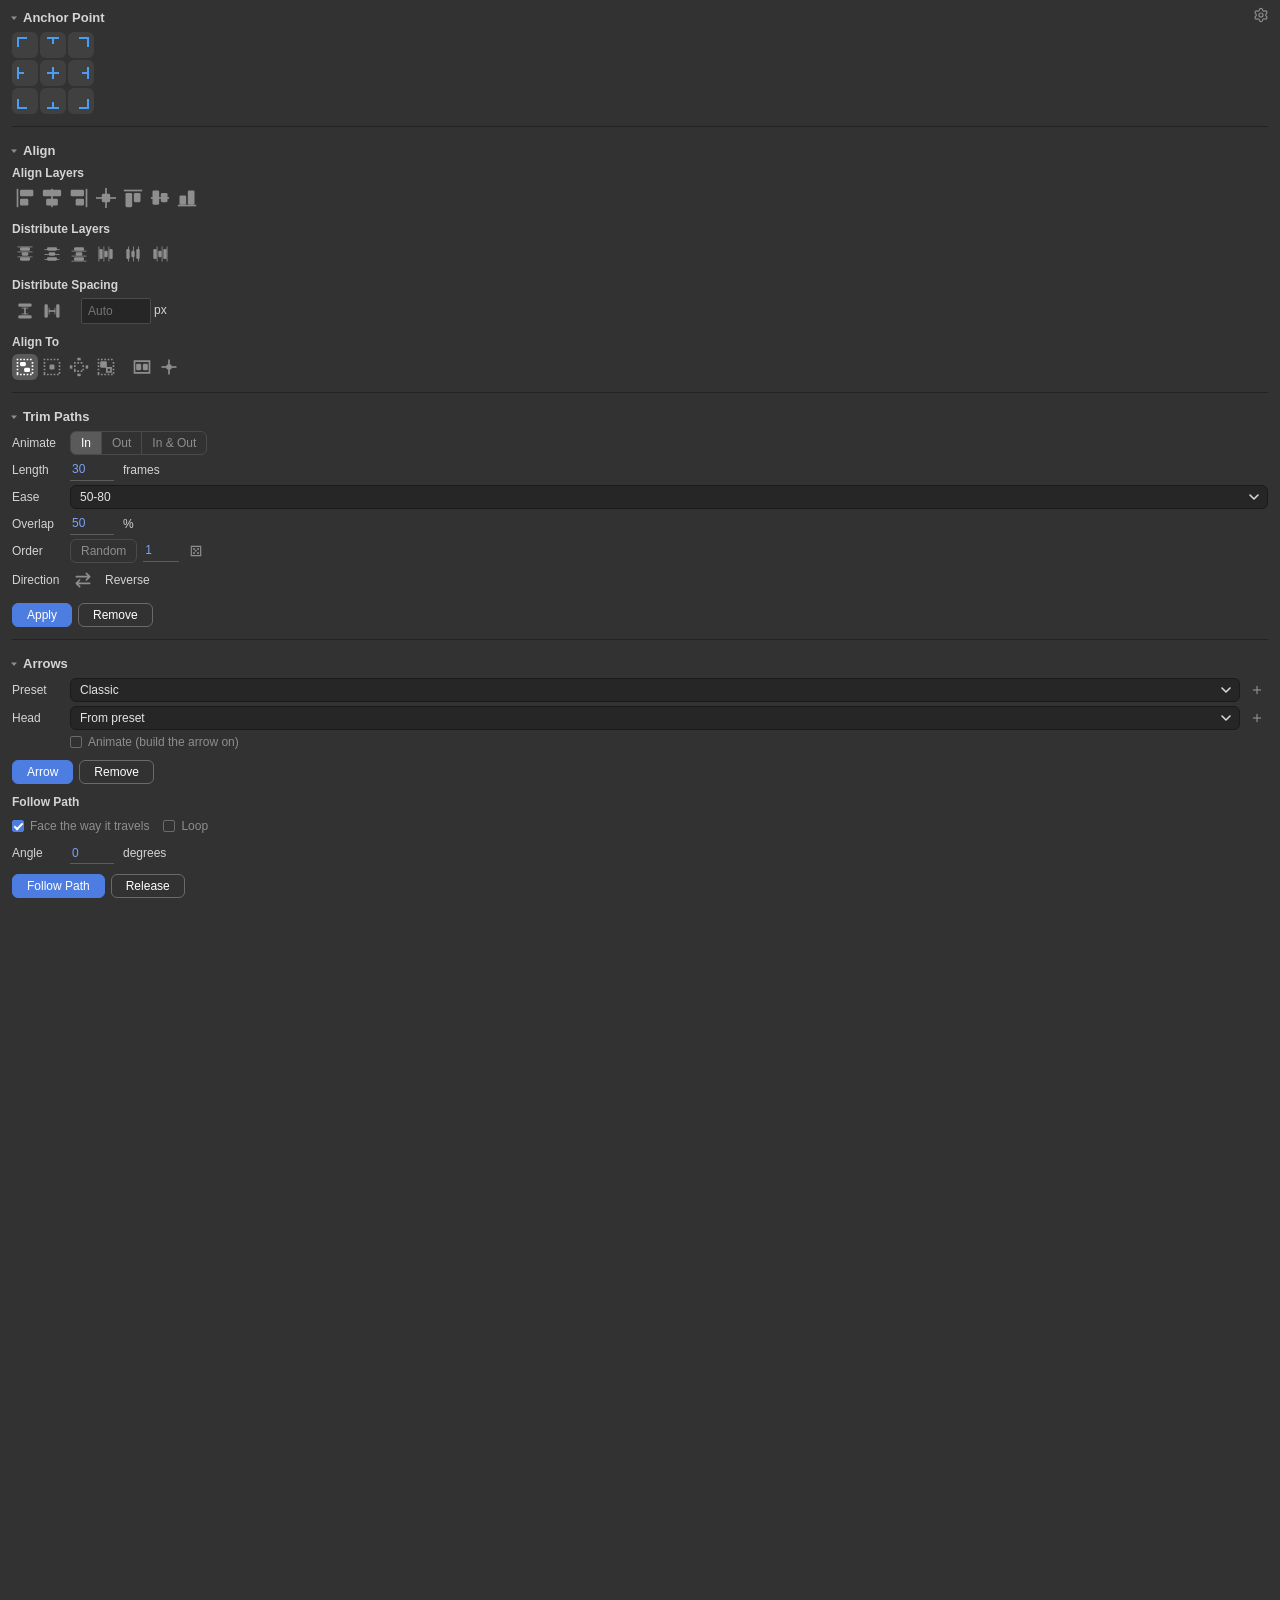
<file: cep/index.html>
<!doctype html>
<html>
<head>
  <meta charset="utf-8">
  <title>Cosawerks</title>
  <link rel="stylesheet" href="css/panel.css">
</head>
<body>
  <button id="gear" class="gear" data-tip="Panel settings" aria-label="Panel settings"><svg viewBox="0 0 24 24" class="gl" aria-hidden="true"><path d="M9.671 4.136a2.34 2.34 0 0 1 4.659 0 2.34 2.34 0 0 0 3.319 1.915 2.34 2.34 0 0 1 2.33 4.033 2.34 2.34 0 0 0 0 3.831 2.34 2.34 0 0 1-2.33 4.033 2.34 2.34 0 0 0-3.319 1.915 2.34 2.34 0 0 1-4.659 0 2.34 2.34 0 0 0-3.32-1.915 2.34 2.34 0 0 1-2.33-4.033 2.34 2.34 0 0 0 0-3.831A2.34 2.34 0 0 1 6.35 6.051a2.34 2.34 0 0 0 3.319-1.915"/><circle cx="12" cy="12" r="3"/></svg></button>
  <div id="settings" class="settings" style="display:none">
    <div class="srow"><span class="slabel">Arrange</span><span id="arrange" class="group"></span></div>
    <label class="chk" data-tip="Reopen floating panels at the size you left them"><input type="checkbox" id="remember"><span class="box"></span><span>Remember size</span></label>
    <label class="chk" data-tip="Hide the section titles, collapse arrows and pop-out icons for the most compact panel"><input type="checkbox" id="hide-headers"><span class="box"></span><span>Hide headers</span></label>
    <div id="share-row">
      <div class="slabel">Presets</div>
      <div class="sbtns"><button class="btn" id="share-export" data-tip="Save your arrow presets, Type looks and eases to a file you can share">Export</button><button class="btn" id="share-import" data-tip="Add presets from a file someone shared (same names are replaced)">Import</button></div>
    </div>
    <div id="strip-row" style="display:none">
      <div class="slabel">Buttons</div>
      <div class="sbtns"><button class="btn" id="strip-edit" data-tip="Reorder by dragging; click a button to change or delete it">Edit</button><button class="btn" id="strip-add" data-tip="Make a new button">Add</button></div>
      <button class="link" id="strip-restore" data-tip="Replace all buttons with the starter buttons">Restore Defaults</button>
    </div>
    <div id="sections-row">
      <div class="slabel">Show in this panel</div>
      <div id="sections-box" class="secbox"></div>
    </div>
    <div id="cw-version" class="ver"></div>
    <button id="reset" class="link" data-tip="Put the sections back in their default order, expanded, all shown">Reset Layout</button>
  </div>
  <main id="app">
    <div id="sections"></div>
    <div id="status" class="status" aria-live="polite"></div>
    </main>
  <div id="tip" class="tip"></div>
  <script>window.CW_PANEL = "all";</script>
  <script src="js/version.js"></script>
  <script src="js/bridge.js"></script>
  <script src="js/prefs.js"></script>
  <script src="js/scrub.js"></script>
  <script src="js/dropdown.js"></script>
  <script src="js/icons.js"></script>
  <script src="js/ease-presets.js"></script>
  <script src="js/arrow-shapes.js"></script>
  <script src="js/glyphs.js"></script>
  <script src="js/strip.js"></script>
  <script src="js/panel.js"></script>
</body>
</html>
</file>
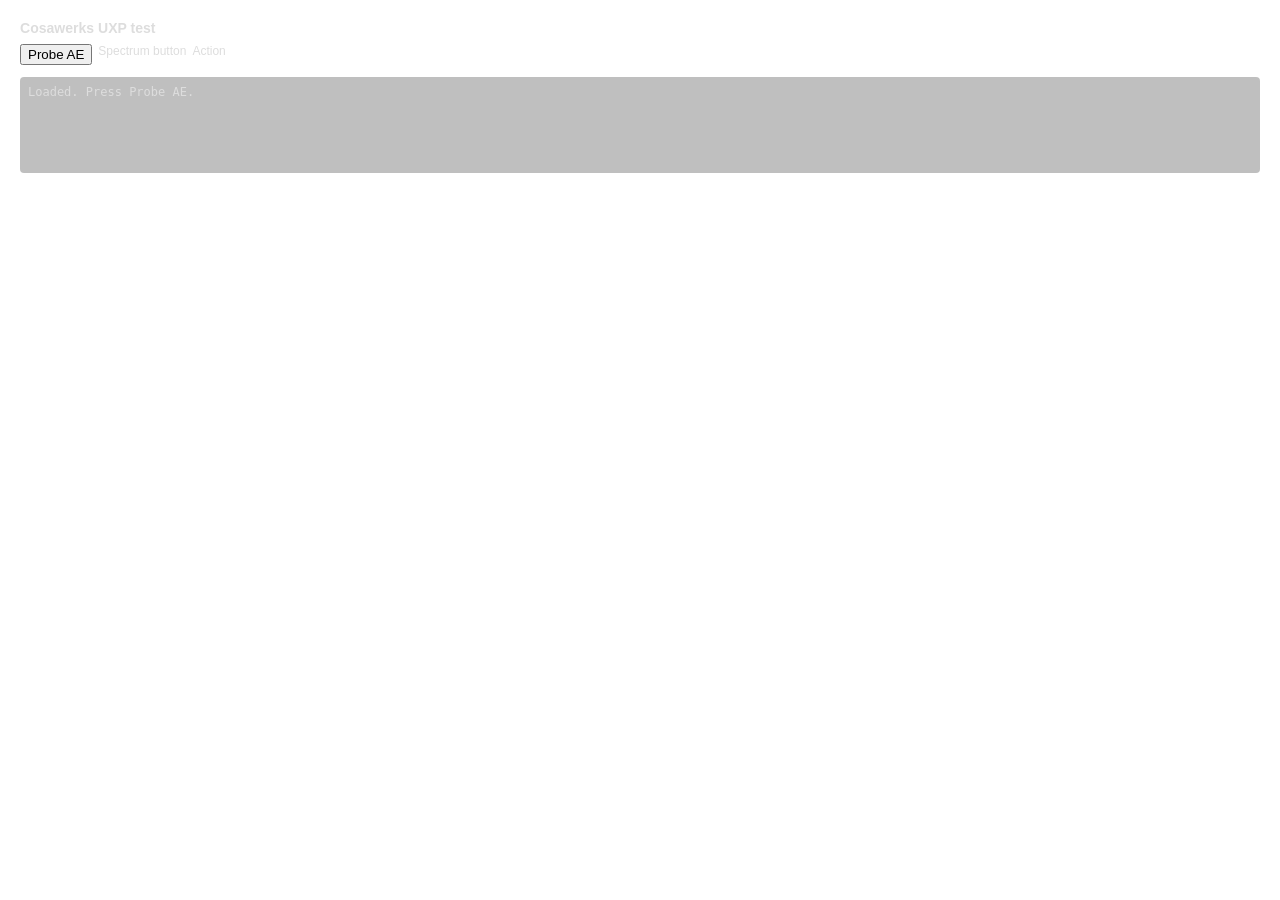
<file: uxp-test/index.html>
<!doctype html>
<html>
<head>
  <meta charset="utf-8">
  <style>
    body { font-family: sans-serif; padding: 12px; color: #ddd; font-size: 12px; }
    h3 { margin: 0 0 8px 0; font-weight: 600; }
    .row { display: flex; gap: 6px; margin: 8px 0; flex-wrap: wrap; }
    pre { background: #00000040; padding: 8px; border-radius: 4px; white-space: pre-wrap; word-break: break-all; min-height: 80px; }
  </style>
</head>
<body>
  <h3>Cosawerks UXP test</h3>
  <div class="row">
    <button id="probe">Probe AE</button>
    <sp-button id="spbtn" variant="secondary">Spectrum button</sp-button>
    <sp-action-button id="spact">Action</sp-action-button>
  </div>
  <pre id="out">Loaded. Press Probe AE.</pre>
  <script src="main.js"></script>
</body>
</html>
</file>
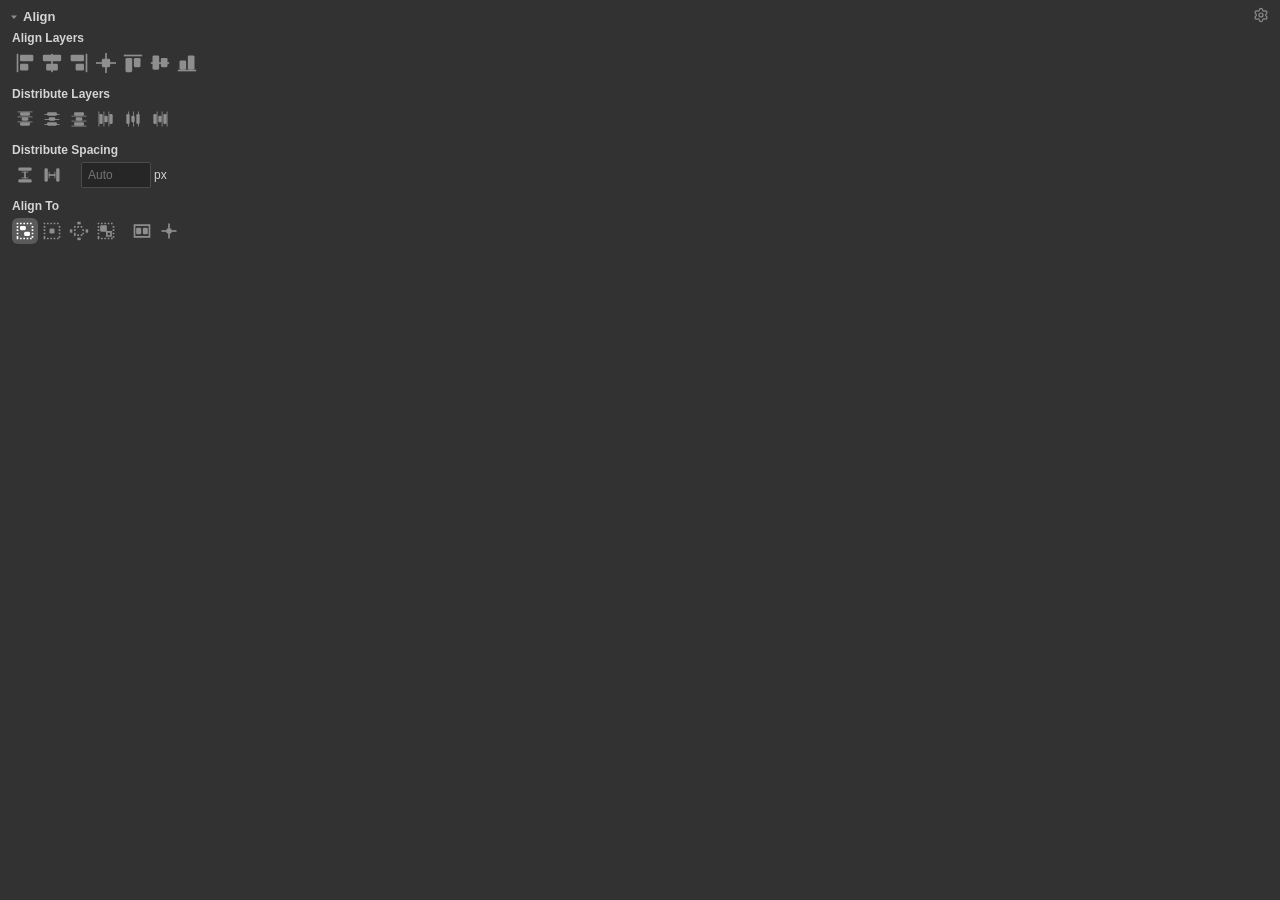
<file: cep/panel-align.html>
<!doctype html>
<html>
<head>
  <meta charset="utf-8">
  <title>Cosawerks</title>
  <link rel="stylesheet" href="css/panel.css">
</head>
<body>
  <button id="gear" class="gear" data-tip="Panel settings" aria-label="Panel settings"><svg viewBox="0 0 24 24" class="gl" aria-hidden="true"><path d="M9.671 4.136a2.34 2.34 0 0 1 4.659 0 2.34 2.34 0 0 0 3.319 1.915 2.34 2.34 0 0 1 2.33 4.033 2.34 2.34 0 0 0 0 3.831 2.34 2.34 0 0 1-2.33 4.033 2.34 2.34 0 0 0-3.319 1.915 2.34 2.34 0 0 1-4.659 0 2.34 2.34 0 0 0-3.32-1.915 2.34 2.34 0 0 1-2.33-4.033 2.34 2.34 0 0 0 0-3.831A2.34 2.34 0 0 1 6.35 6.051a2.34 2.34 0 0 0 3.319-1.915"/><circle cx="12" cy="12" r="3"/></svg></button>
  <div id="settings" class="settings" style="display:none">
    <div class="srow"><span class="slabel">Arrange</span><span id="arrange" class="group"></span></div>
    <label class="chk" data-tip="Reopen floating panels at the size you left them"><input type="checkbox" id="remember"><span class="box"></span><span>Remember size</span></label>
    <label class="chk" data-tip="Hide the section titles, collapse arrows and pop-out icons for the most compact panel"><input type="checkbox" id="hide-headers"><span class="box"></span><span>Hide headers</span></label>
    <div id="share-row">
      <div class="slabel">Presets</div>
      <div class="sbtns"><button class="btn" id="share-export" data-tip="Save your arrow presets, Type looks and eases to a file you can share">Export</button><button class="btn" id="share-import" data-tip="Add presets from a file someone shared (same names are replaced)">Import</button></div>
    </div>
    <div id="strip-row" style="display:none">
      <div class="slabel">Buttons</div>
      <div class="sbtns"><button class="btn" id="strip-edit" data-tip="Reorder by dragging; click a button to change or delete it">Edit</button><button class="btn" id="strip-add" data-tip="Make a new button">Add</button></div>
      <button class="link" id="strip-restore" data-tip="Replace all buttons with the ten starter buttons">Restore Defaults</button>
    </div>
    <div id="sections-row">
      <div class="slabel">Show in this panel</div>
      <div id="sections-box" class="secbox"></div>
    </div>
    <div id="cw-version" class="ver"></div>
    <button id="reset" class="link" data-tip="Put the sections back in their default order, expanded, all shown">Reset Layout</button>
  </div>
  <main id="app">
    <div id="sections"></div>
    <div id="status" class="status" aria-live="polite"></div>
    </main>
  <div id="tip" class="tip"></div>
  <script>window.CW_PANEL = "align";</script>
  <script src="js/version.js"></script>
  <script src="js/bridge.js"></script>
  <script src="js/prefs.js"></script>
  <script src="js/scrub.js"></script>
  <script src="js/dropdown.js"></script>
  <script src="js/icons.js"></script>
  <script src="js/ease-presets.js"></script>
  <script src="js/arrow-shapes.js"></script>
  <script src="js/glyphs.js"></script>
  <script src="js/strip.js"></script>
  <script src="js/panel.js"></script>
</body>
</html>
</file>
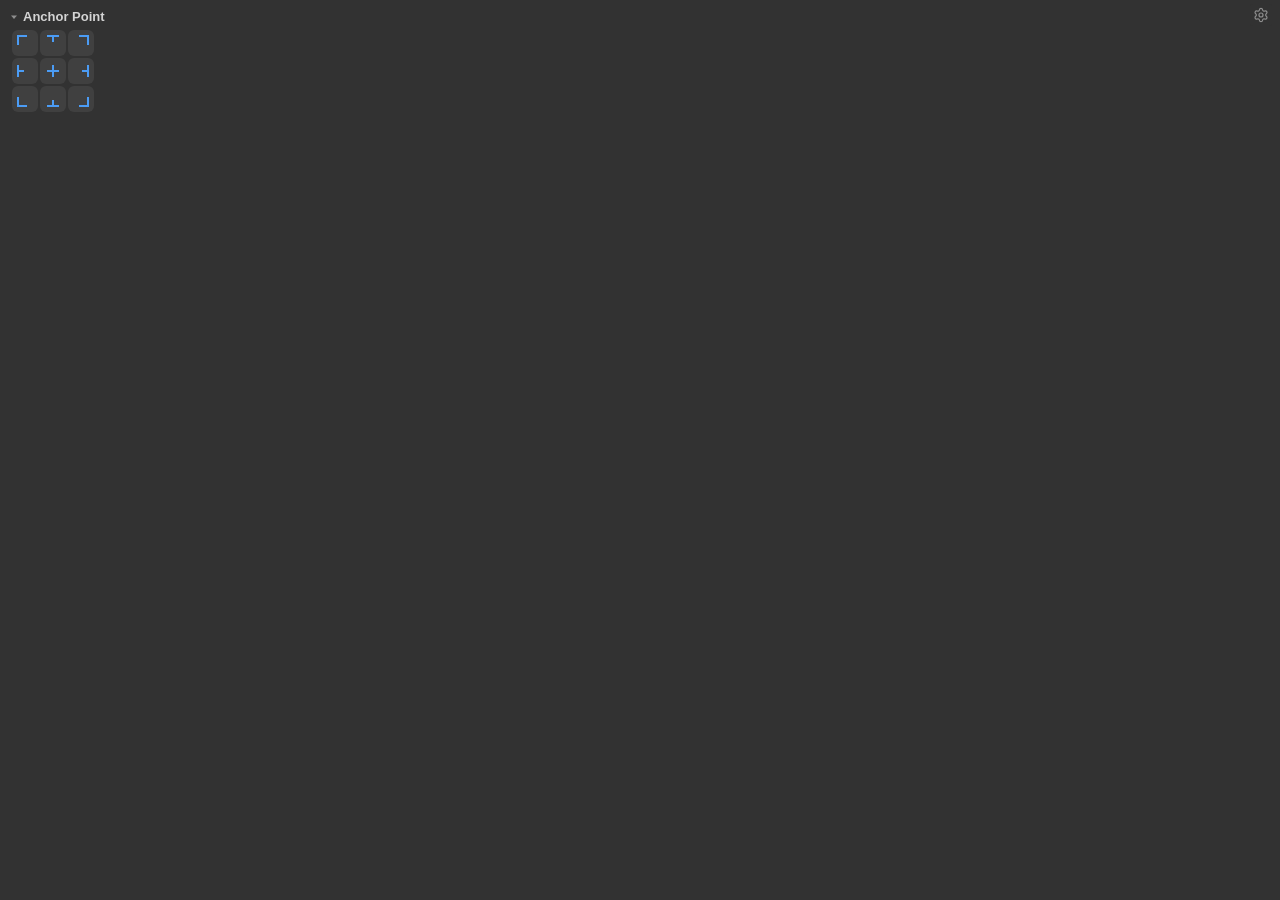
<file: cep/panel-anchor.html>
<!doctype html>
<html>
<head>
  <meta charset="utf-8">
  <title>Cosawerks</title>
  <link rel="stylesheet" href="css/panel.css">
</head>
<body>
  <button id="gear" class="gear" data-tip="Panel settings" aria-label="Panel settings"><svg viewBox="0 0 24 24" class="gl" aria-hidden="true"><path d="M9.671 4.136a2.34 2.34 0 0 1 4.659 0 2.34 2.34 0 0 0 3.319 1.915 2.34 2.34 0 0 1 2.33 4.033 2.34 2.34 0 0 0 0 3.831 2.34 2.34 0 0 1-2.33 4.033 2.34 2.34 0 0 0-3.319 1.915 2.34 2.34 0 0 1-4.659 0 2.34 2.34 0 0 0-3.32-1.915 2.34 2.34 0 0 1-2.33-4.033 2.34 2.34 0 0 0 0-3.831A2.34 2.34 0 0 1 6.35 6.051a2.34 2.34 0 0 0 3.319-1.915"/><circle cx="12" cy="12" r="3"/></svg></button>
  <div id="settings" class="settings" style="display:none">
    <div class="srow"><span class="slabel">Arrange</span><span id="arrange" class="group"></span></div>
    <label class="chk" data-tip="Reopen floating panels at the size you left them"><input type="checkbox" id="remember"><span class="box"></span><span>Remember size</span></label>
    <label class="chk" data-tip="Hide the section titles, collapse arrows and pop-out icons for the most compact panel"><input type="checkbox" id="hide-headers"><span class="box"></span><span>Hide headers</span></label>
    <div id="share-row">
      <div class="slabel">Presets</div>
      <div class="sbtns"><button class="btn" id="share-export" data-tip="Save your arrow presets, Type looks and eases to a file you can share">Export</button><button class="btn" id="share-import" data-tip="Add presets from a file someone shared (same names are replaced)">Import</button></div>
    </div>
    <div id="strip-row" style="display:none">
      <div class="slabel">Buttons</div>
      <div class="sbtns"><button class="btn" id="strip-edit" data-tip="Reorder by dragging; click a button to change or delete it">Edit</button><button class="btn" id="strip-add" data-tip="Make a new button">Add</button></div>
      <button class="link" id="strip-restore" data-tip="Replace all buttons with the ten starter buttons">Restore Defaults</button>
    </div>
    <div id="sections-row">
      <div class="slabel">Show in this panel</div>
      <div id="sections-box" class="secbox"></div>
    </div>
    <div id="cw-version" class="ver"></div>
    <button id="reset" class="link" data-tip="Put the sections back in their default order, expanded, all shown">Reset Layout</button>
  </div>
  <main id="app">
    <div id="sections"></div>
    <div id="status" class="status" aria-live="polite"></div>
    </main>
  <div id="tip" class="tip"></div>
  <script>window.CW_PANEL = "anchor";</script>
  <script src="js/version.js"></script>
  <script src="js/bridge.js"></script>
  <script src="js/prefs.js"></script>
  <script src="js/scrub.js"></script>
  <script src="js/dropdown.js"></script>
  <script src="js/icons.js"></script>
  <script src="js/ease-presets.js"></script>
  <script src="js/arrow-shapes.js"></script>
  <script src="js/glyphs.js"></script>
  <script src="js/strip.js"></script>
  <script src="js/panel.js"></script>
</body>
</html>
</file>
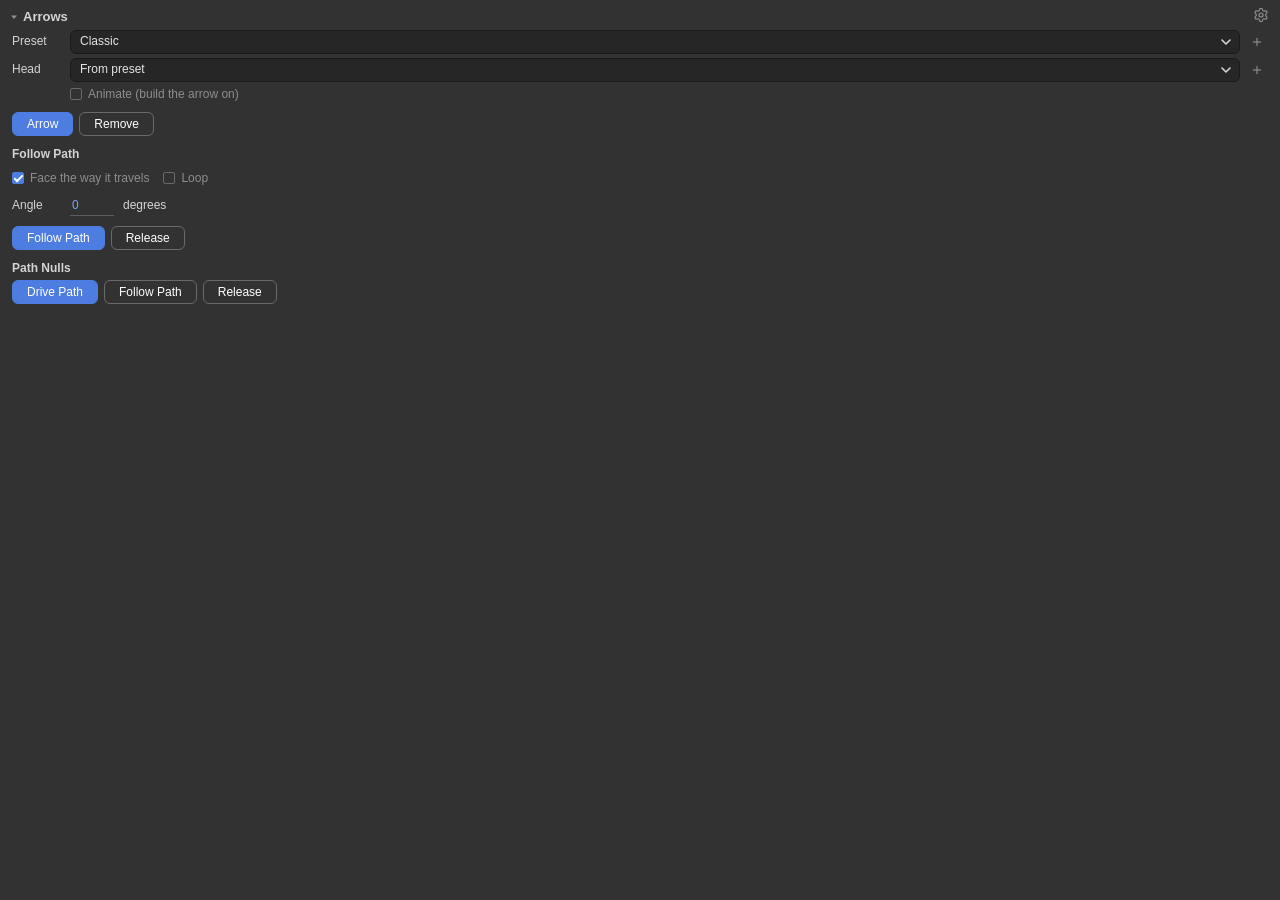
<file: cep/panel-arrows.html>
<!doctype html>
<html>
<head>
  <meta charset="utf-8">
  <title>Cosawerks</title>
  <link rel="stylesheet" href="css/panel.css">
</head>
<body>
  <button id="gear" class="gear" data-tip="Panel settings" aria-label="Panel settings"><svg viewBox="0 0 24 24" class="gl" aria-hidden="true"><path d="M9.671 4.136a2.34 2.34 0 0 1 4.659 0 2.34 2.34 0 0 0 3.319 1.915 2.34 2.34 0 0 1 2.33 4.033 2.34 2.34 0 0 0 0 3.831 2.34 2.34 0 0 1-2.33 4.033 2.34 2.34 0 0 0-3.319 1.915 2.34 2.34 0 0 1-4.659 0 2.34 2.34 0 0 0-3.32-1.915 2.34 2.34 0 0 1-2.33-4.033 2.34 2.34 0 0 0 0-3.831A2.34 2.34 0 0 1 6.35 6.051a2.34 2.34 0 0 0 3.319-1.915"/><circle cx="12" cy="12" r="3"/></svg></button>
  <div id="settings" class="settings" style="display:none">
    <div class="srow"><span class="slabel">Arrange</span><span id="arrange" class="group"></span></div>
    <label class="chk" data-tip="Reopen floating panels at the size you left them"><input type="checkbox" id="remember"><span class="box"></span><span>Remember size</span></label>
    <label class="chk" data-tip="Hide the section titles, collapse arrows and pop-out icons for the most compact panel"><input type="checkbox" id="hide-headers"><span class="box"></span><span>Hide headers</span></label>
    <div id="share-row">
      <div class="slabel">Presets</div>
      <div class="sbtns"><button class="btn" id="share-export" data-tip="Save your arrow presets, Type looks and eases to a file you can share">Export</button><button class="btn" id="share-import" data-tip="Add presets from a file someone shared (same names are replaced)">Import</button></div>
    </div>
    <div id="strip-row" style="display:none">
      <div class="slabel">Buttons</div>
      <div class="sbtns"><button class="btn" id="strip-edit" data-tip="Reorder by dragging; click a button to change or delete it">Edit</button><button class="btn" id="strip-add" data-tip="Make a new button">Add</button></div>
      <button class="link" id="strip-restore" data-tip="Replace all buttons with the ten starter buttons">Restore Defaults</button>
    </div>
    <div id="sections-row">
      <div class="slabel">Show in this panel</div>
      <div id="sections-box" class="secbox"></div>
    </div>
    <div id="cw-version" class="ver"></div>
    <button id="reset" class="link" data-tip="Put the sections back in their default order, expanded, all shown">Reset Layout</button>
  </div>
  <main id="app">
    <div id="sections"></div>
    <div id="status" class="status" aria-live="polite"></div>
    </main>
  <div id="tip" class="tip"></div>
  <script>window.CW_PANEL = "arrows";</script>
  <script src="js/version.js"></script>
  <script src="js/bridge.js"></script>
  <script src="js/prefs.js"></script>
  <script src="js/scrub.js"></script>
  <script src="js/dropdown.js"></script>
  <script src="js/icons.js"></script>
  <script src="js/ease-presets.js"></script>
  <script src="js/arrow-shapes.js"></script>
  <script src="js/glyphs.js"></script>
  <script src="js/strip.js"></script>
  <script src="js/panel.js"></script>
</body>
</html>
</file>
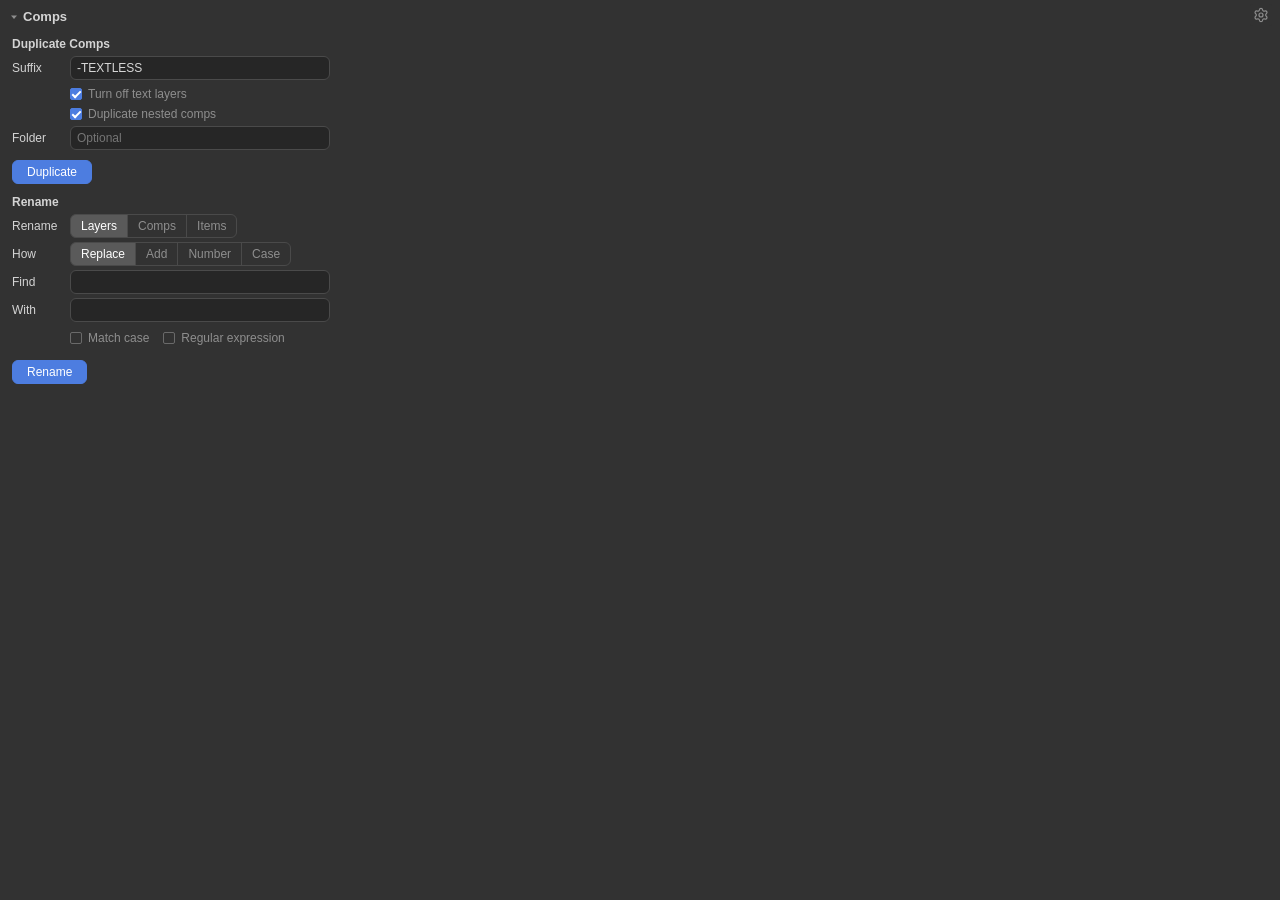
<file: cep/panel-comps.html>
<!doctype html>
<html>
<head>
  <meta charset="utf-8">
  <title>Cosawerks</title>
  <link rel="stylesheet" href="css/panel.css">
</head>
<body>
  <button id="gear" class="gear" data-tip="Panel settings" aria-label="Panel settings"><svg viewBox="0 0 24 24" class="gl" aria-hidden="true"><path d="M9.671 4.136a2.34 2.34 0 0 1 4.659 0 2.34 2.34 0 0 0 3.319 1.915 2.34 2.34 0 0 1 2.33 4.033 2.34 2.34 0 0 0 0 3.831 2.34 2.34 0 0 1-2.33 4.033 2.34 2.34 0 0 0-3.319 1.915 2.34 2.34 0 0 1-4.659 0 2.34 2.34 0 0 0-3.32-1.915 2.34 2.34 0 0 1-2.33-4.033 2.34 2.34 0 0 0 0-3.831A2.34 2.34 0 0 1 6.35 6.051a2.34 2.34 0 0 0 3.319-1.915"/><circle cx="12" cy="12" r="3"/></svg></button>
  <div id="settings" class="settings" style="display:none">
    <div class="srow"><span class="slabel">Arrange</span><span id="arrange" class="group"></span></div>
    <label class="chk" data-tip="Reopen floating panels at the size you left them"><input type="checkbox" id="remember"><span class="box"></span><span>Remember size</span></label>
    <label class="chk" data-tip="Hide the section titles, collapse arrows and pop-out icons for the most compact panel"><input type="checkbox" id="hide-headers"><span class="box"></span><span>Hide headers</span></label>
    <div id="share-row">
      <div class="slabel">Presets</div>
      <div class="sbtns"><button class="btn" id="share-export" data-tip="Save your arrow presets, Type looks and eases to a file you can share">Export</button><button class="btn" id="share-import" data-tip="Add presets from a file someone shared (same names are replaced)">Import</button></div>
    </div>
    <div id="strip-row" style="display:none">
      <div class="slabel">Buttons</div>
      <div class="sbtns"><button class="btn" id="strip-edit" data-tip="Reorder by dragging; click a button to change or delete it">Edit</button><button class="btn" id="strip-add" data-tip="Make a new button">Add</button></div>
      <button class="link" id="strip-restore" data-tip="Replace all buttons with the ten starter buttons">Restore Defaults</button>
    </div>
    <div id="sections-row">
      <div class="slabel">Show in this panel</div>
      <div id="sections-box" class="secbox"></div>
    </div>
    <div id="cw-version" class="ver"></div>
    <button id="reset" class="link" data-tip="Put the sections back in their default order, expanded, all shown">Reset Layout</button>
  </div>
  <main id="app">
    <div id="sections"></div>
    <div id="status" class="status" aria-live="polite"></div>
    </main>
  <div id="tip" class="tip"></div>
  <script>window.CW_PANEL = "comps";</script>
  <script src="js/version.js"></script>
  <script src="js/bridge.js"></script>
  <script src="js/prefs.js"></script>
  <script src="js/scrub.js"></script>
  <script src="js/dropdown.js"></script>
  <script src="js/icons.js"></script>
  <script src="js/ease-presets.js"></script>
  <script src="js/arrow-shapes.js"></script>
  <script src="js/glyphs.js"></script>
  <script src="js/strip.js"></script>
  <script src="js/panel.js"></script>
</body>
</html>
</file>
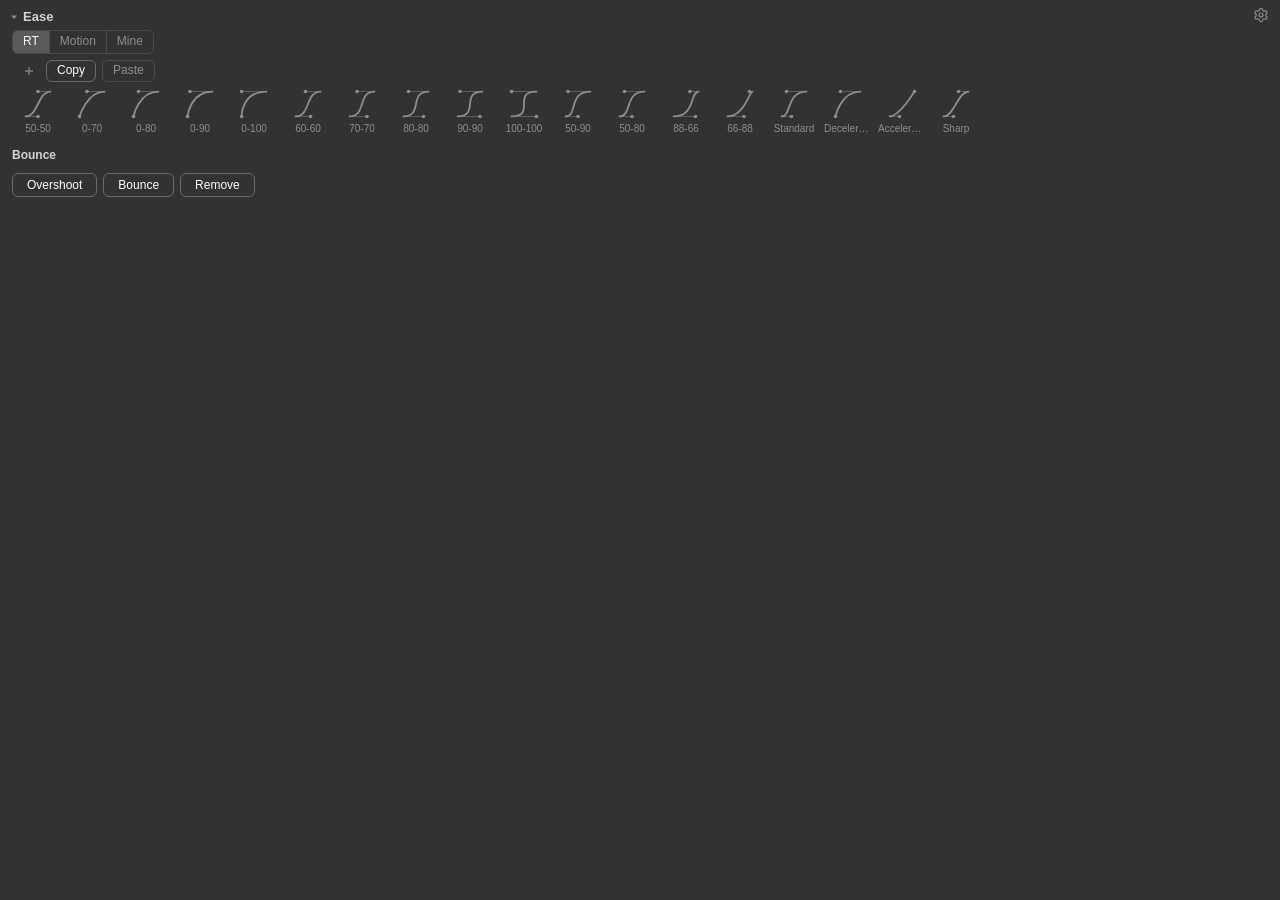
<file: cep/panel-ease.html>
<!doctype html>
<html>
<head>
  <meta charset="utf-8">
  <title>Cosawerks</title>
  <link rel="stylesheet" href="css/panel.css">
</head>
<body>
  <button id="gear" class="gear" data-tip="Panel settings" aria-label="Panel settings"><svg viewBox="0 0 24 24" class="gl" aria-hidden="true"><path d="M9.671 4.136a2.34 2.34 0 0 1 4.659 0 2.34 2.34 0 0 0 3.319 1.915 2.34 2.34 0 0 1 2.33 4.033 2.34 2.34 0 0 0 0 3.831 2.34 2.34 0 0 1-2.33 4.033 2.34 2.34 0 0 0-3.319 1.915 2.34 2.34 0 0 1-4.659 0 2.34 2.34 0 0 0-3.32-1.915 2.34 2.34 0 0 1-2.33-4.033 2.34 2.34 0 0 0 0-3.831A2.34 2.34 0 0 1 6.35 6.051a2.34 2.34 0 0 0 3.319-1.915"/><circle cx="12" cy="12" r="3"/></svg></button>
  <div id="settings" class="settings" style="display:none">
    <div class="srow"><span class="slabel">Arrange</span><span id="arrange" class="group"></span></div>
    <label class="chk" data-tip="Reopen floating panels at the size you left them"><input type="checkbox" id="remember"><span class="box"></span><span>Remember size</span></label>
    <label class="chk" data-tip="Hide the section titles, collapse arrows and pop-out icons for the most compact panel"><input type="checkbox" id="hide-headers"><span class="box"></span><span>Hide headers</span></label>
    <div id="share-row">
      <div class="slabel">Presets</div>
      <div class="sbtns"><button class="btn" id="share-export" data-tip="Save your arrow presets, Type looks and eases to a file you can share">Export</button><button class="btn" id="share-import" data-tip="Add presets from a file someone shared (same names are replaced)">Import</button></div>
    </div>
    <div id="strip-row" style="display:none">
      <div class="slabel">Buttons</div>
      <div class="sbtns"><button class="btn" id="strip-edit" data-tip="Reorder by dragging; click a button to change or delete it">Edit</button><button class="btn" id="strip-add" data-tip="Make a new button">Add</button></div>
      <button class="link" id="strip-restore" data-tip="Replace all buttons with the ten starter buttons">Restore Defaults</button>
    </div>
    <div id="sections-row">
      <div class="slabel">Show in this panel</div>
      <div id="sections-box" class="secbox"></div>
    </div>
    <div id="cw-version" class="ver"></div>
    <button id="reset" class="link" data-tip="Put the sections back in their default order, expanded, all shown">Reset Layout</button>
  </div>
  <main id="app">
    <div id="sections"></div>
    <div id="status" class="status" aria-live="polite"></div>
    </main>
  <div id="tip" class="tip"></div>
  <script>window.CW_PANEL = "ease";</script>
  <script src="js/version.js"></script>
  <script src="js/bridge.js"></script>
  <script src="js/prefs.js"></script>
  <script src="js/scrub.js"></script>
  <script src="js/dropdown.js"></script>
  <script src="js/icons.js"></script>
  <script src="js/ease-presets.js"></script>
  <script src="js/arrow-shapes.js"></script>
  <script src="js/glyphs.js"></script>
  <script src="js/strip.js"></script>
  <script src="js/panel.js"></script>
</body>
</html>
</file>
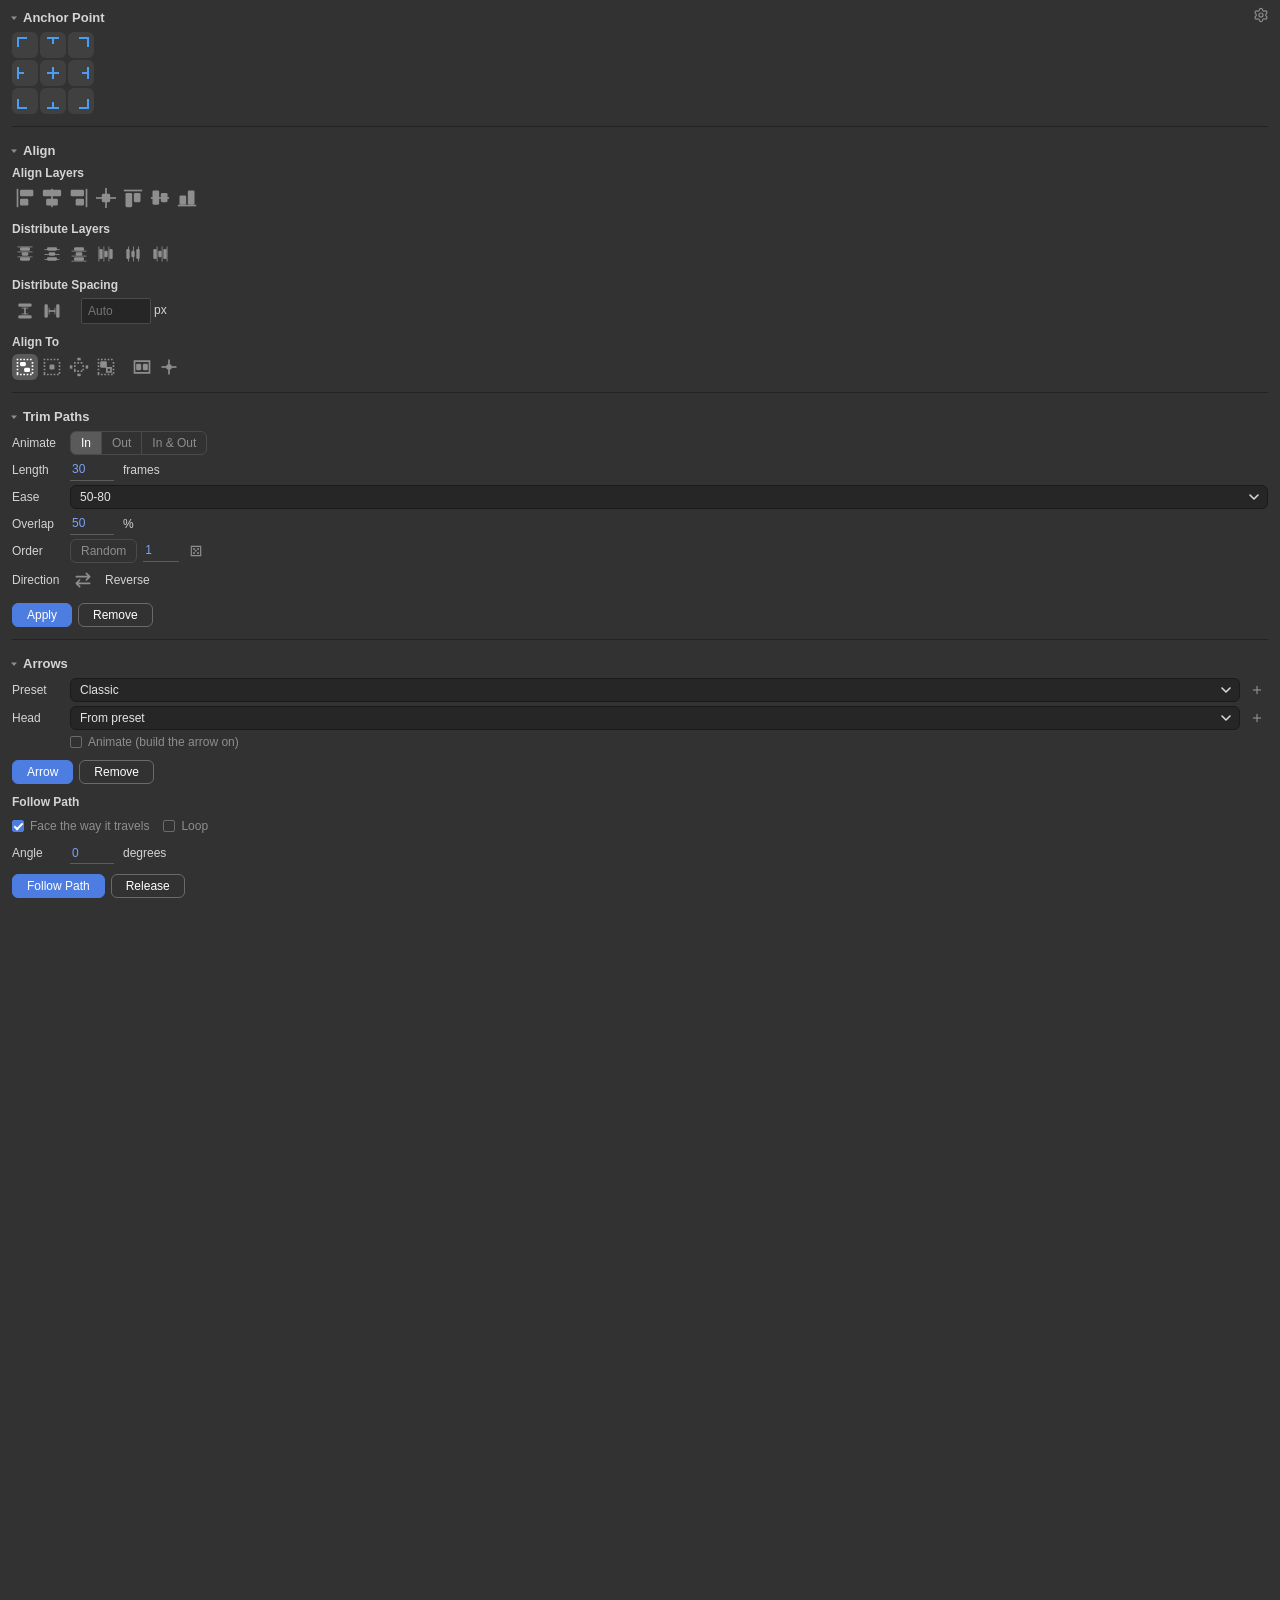
<file: cep/panel-i2.html>
<!doctype html>
<html>
<head>
  <meta charset="utf-8">
  <title>Cosawerks</title>
  <link rel="stylesheet" href="css/panel.css">
</head>
<body>
  <button id="gear" class="gear" data-tip="Panel settings" aria-label="Panel settings"><svg viewBox="0 0 24 24" class="gl" aria-hidden="true"><path d="M9.671 4.136a2.34 2.34 0 0 1 4.659 0 2.34 2.34 0 0 0 3.319 1.915 2.34 2.34 0 0 1 2.33 4.033 2.34 2.34 0 0 0 0 3.831 2.34 2.34 0 0 1-2.33 4.033 2.34 2.34 0 0 0-3.319 1.915 2.34 2.34 0 0 1-4.659 0 2.34 2.34 0 0 0-3.32-1.915 2.34 2.34 0 0 1-2.33-4.033 2.34 2.34 0 0 0 0-3.831A2.34 2.34 0 0 1 6.35 6.051a2.34 2.34 0 0 0 3.319-1.915"/><circle cx="12" cy="12" r="3"/></svg></button>
  <div id="settings" class="settings" style="display:none">
    <div class="srow"><span class="slabel">Arrange</span><span id="arrange" class="group"></span></div>
    <label class="chk" data-tip="Reopen floating panels at the size you left them"><input type="checkbox" id="remember"><span class="box"></span><span>Remember size</span></label>
    <label class="chk" data-tip="Hide the section titles, collapse arrows and pop-out icons for the most compact panel"><input type="checkbox" id="hide-headers"><span class="box"></span><span>Hide headers</span></label>
    <div id="share-row">
      <div class="slabel">Presets</div>
      <div class="sbtns"><button class="btn" id="share-export" data-tip="Save your arrow presets, Type looks and eases to a file you can share">Export</button><button class="btn" id="share-import" data-tip="Add presets from a file someone shared (same names are replaced)">Import</button></div>
    </div>
    <div id="strip-row" style="display:none">
      <div class="slabel">Buttons</div>
      <div class="sbtns"><button class="btn" id="strip-edit" data-tip="Reorder by dragging; click a button to change or delete it">Edit</button><button class="btn" id="strip-add" data-tip="Make a new button">Add</button></div>
      <button class="link" id="strip-restore" data-tip="Replace all buttons with the ten starter buttons">Restore Defaults</button>
    </div>
    <div id="sections-row">
      <div class="slabel">Show in this panel</div>
      <div id="sections-box" class="secbox"></div>
    </div>
    <div id="cw-version" class="ver"></div>
    <button id="reset" class="link" data-tip="Put the sections back in their default order, expanded, all shown">Reset Layout</button>
  </div>
  <main id="app">
    <div id="sections"></div>
    <div id="status" class="status" aria-live="polite"></div>
    </main>
  <div id="tip" class="tip"></div>
  <script>window.CW_PANEL = "i2";</script>
  <script src="js/version.js"></script>
  <script src="js/bridge.js"></script>
  <script src="js/prefs.js"></script>
  <script src="js/scrub.js"></script>
  <script src="js/dropdown.js"></script>
  <script src="js/icons.js"></script>
  <script src="js/ease-presets.js"></script>
  <script src="js/arrow-shapes.js"></script>
  <script src="js/glyphs.js"></script>
  <script src="js/strip.js"></script>
  <script src="js/panel.js"></script>
</body>
</html>
</file>
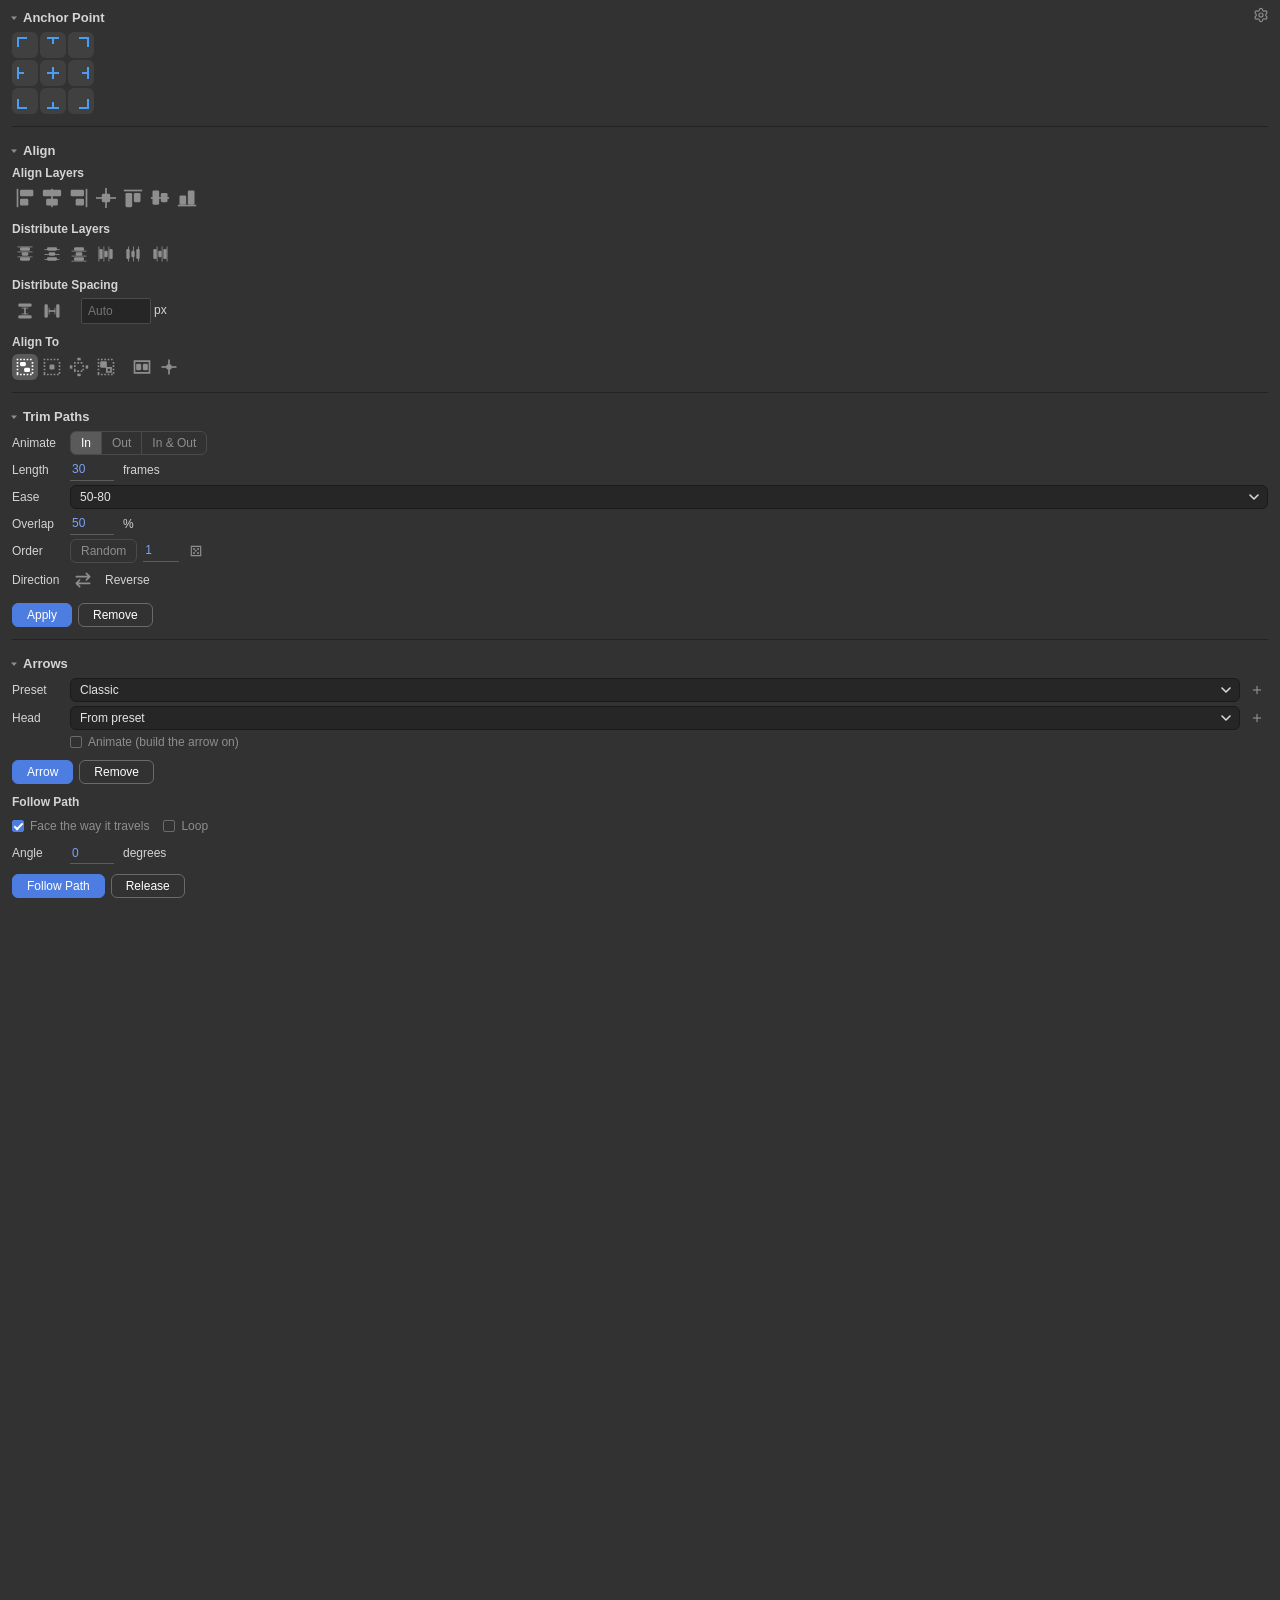
<file: cep/panel-i3.html>
<!doctype html>
<html>
<head>
  <meta charset="utf-8">
  <title>Cosawerks</title>
  <link rel="stylesheet" href="css/panel.css">
</head>
<body>
  <button id="gear" class="gear" data-tip="Panel settings" aria-label="Panel settings"><svg viewBox="0 0 24 24" class="gl" aria-hidden="true"><path d="M9.671 4.136a2.34 2.34 0 0 1 4.659 0 2.34 2.34 0 0 0 3.319 1.915 2.34 2.34 0 0 1 2.33 4.033 2.34 2.34 0 0 0 0 3.831 2.34 2.34 0 0 1-2.33 4.033 2.34 2.34 0 0 0-3.319 1.915 2.34 2.34 0 0 1-4.659 0 2.34 2.34 0 0 0-3.32-1.915 2.34 2.34 0 0 1-2.33-4.033 2.34 2.34 0 0 0 0-3.831A2.34 2.34 0 0 1 6.35 6.051a2.34 2.34 0 0 0 3.319-1.915"/><circle cx="12" cy="12" r="3"/></svg></button>
  <div id="settings" class="settings" style="display:none">
    <div class="srow"><span class="slabel">Arrange</span><span id="arrange" class="group"></span></div>
    <label class="chk" data-tip="Reopen floating panels at the size you left them"><input type="checkbox" id="remember"><span class="box"></span><span>Remember size</span></label>
    <label class="chk" data-tip="Hide the section titles, collapse arrows and pop-out icons for the most compact panel"><input type="checkbox" id="hide-headers"><span class="box"></span><span>Hide headers</span></label>
    <div id="share-row">
      <div class="slabel">Presets</div>
      <div class="sbtns"><button class="btn" id="share-export" data-tip="Save your arrow presets, Type looks and eases to a file you can share">Export</button><button class="btn" id="share-import" data-tip="Add presets from a file someone shared (same names are replaced)">Import</button></div>
    </div>
    <div id="strip-row" style="display:none">
      <div class="slabel">Buttons</div>
      <div class="sbtns"><button class="btn" id="strip-edit" data-tip="Reorder by dragging; click a button to change or delete it">Edit</button><button class="btn" id="strip-add" data-tip="Make a new button">Add</button></div>
      <button class="link" id="strip-restore" data-tip="Replace all buttons with the ten starter buttons">Restore Defaults</button>
    </div>
    <div id="sections-row">
      <div class="slabel">Show in this panel</div>
      <div id="sections-box" class="secbox"></div>
    </div>
    <div id="cw-version" class="ver"></div>
    <button id="reset" class="link" data-tip="Put the sections back in their default order, expanded, all shown">Reset Layout</button>
  </div>
  <main id="app">
    <div id="sections"></div>
    <div id="status" class="status" aria-live="polite"></div>
    </main>
  <div id="tip" class="tip"></div>
  <script>window.CW_PANEL = "i3";</script>
  <script src="js/version.js"></script>
  <script src="js/bridge.js"></script>
  <script src="js/prefs.js"></script>
  <script src="js/scrub.js"></script>
  <script src="js/dropdown.js"></script>
  <script src="js/icons.js"></script>
  <script src="js/ease-presets.js"></script>
  <script src="js/arrow-shapes.js"></script>
  <script src="js/glyphs.js"></script>
  <script src="js/strip.js"></script>
  <script src="js/panel.js"></script>
</body>
</html>
</file>
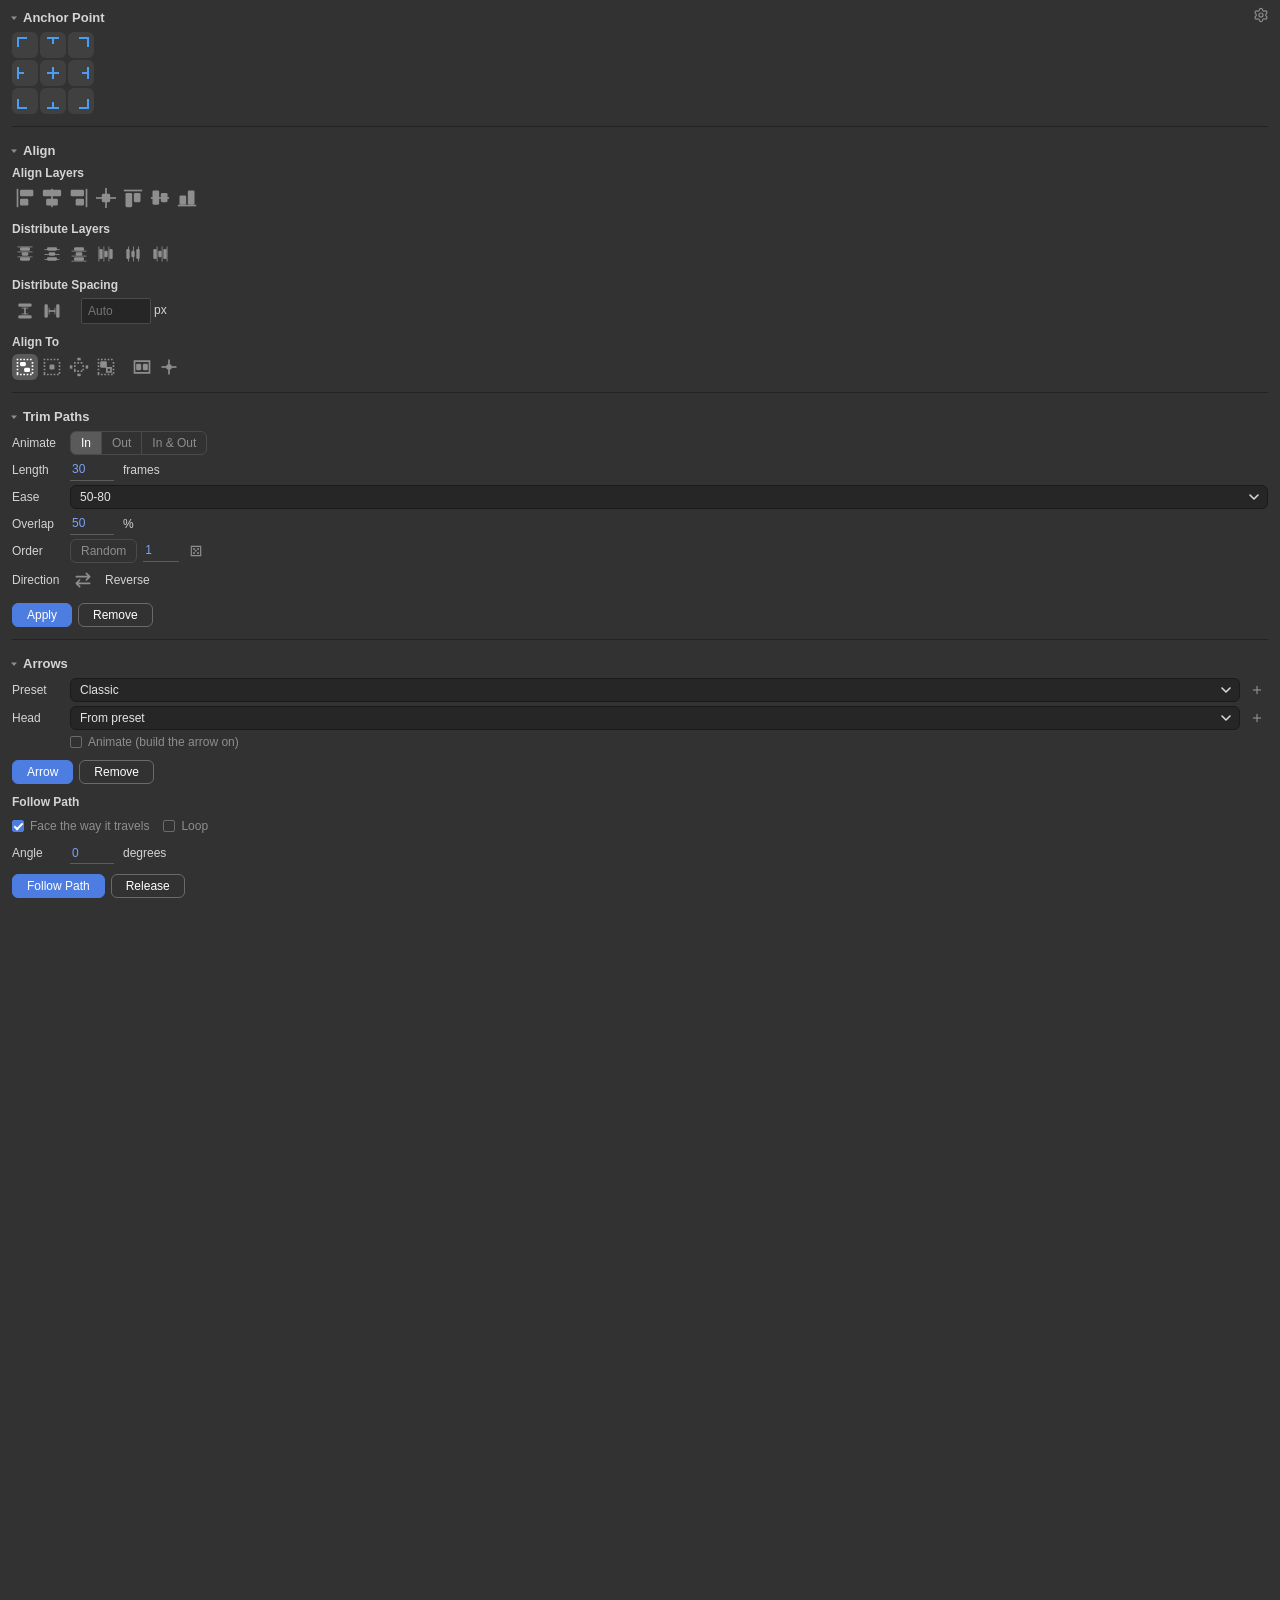
<file: cep/panel-i4.html>
<!doctype html>
<html>
<head>
  <meta charset="utf-8">
  <title>Cosawerks</title>
  <link rel="stylesheet" href="css/panel.css">
</head>
<body>
  <button id="gear" class="gear" data-tip="Panel settings" aria-label="Panel settings"><svg viewBox="0 0 24 24" class="gl" aria-hidden="true"><path d="M9.671 4.136a2.34 2.34 0 0 1 4.659 0 2.34 2.34 0 0 0 3.319 1.915 2.34 2.34 0 0 1 2.33 4.033 2.34 2.34 0 0 0 0 3.831 2.34 2.34 0 0 1-2.33 4.033 2.34 2.34 0 0 0-3.319 1.915 2.34 2.34 0 0 1-4.659 0 2.34 2.34 0 0 0-3.32-1.915 2.34 2.34 0 0 1-2.33-4.033 2.34 2.34 0 0 0 0-3.831A2.34 2.34 0 0 1 6.35 6.051a2.34 2.34 0 0 0 3.319-1.915"/><circle cx="12" cy="12" r="3"/></svg></button>
  <div id="settings" class="settings" style="display:none">
    <div class="srow"><span class="slabel">Arrange</span><span id="arrange" class="group"></span></div>
    <label class="chk" data-tip="Reopen floating panels at the size you left them"><input type="checkbox" id="remember"><span class="box"></span><span>Remember size</span></label>
    <label class="chk" data-tip="Hide the section titles, collapse arrows and pop-out icons for the most compact panel"><input type="checkbox" id="hide-headers"><span class="box"></span><span>Hide headers</span></label>
    <div id="share-row">
      <div class="slabel">Presets</div>
      <div class="sbtns"><button class="btn" id="share-export" data-tip="Save your arrow presets, Type looks and eases to a file you can share">Export</button><button class="btn" id="share-import" data-tip="Add presets from a file someone shared (same names are replaced)">Import</button></div>
    </div>
    <div id="strip-row" style="display:none">
      <div class="slabel">Buttons</div>
      <div class="sbtns"><button class="btn" id="strip-edit" data-tip="Reorder by dragging; click a button to change or delete it">Edit</button><button class="btn" id="strip-add" data-tip="Make a new button">Add</button></div>
      <button class="link" id="strip-restore" data-tip="Replace all buttons with the ten starter buttons">Restore Defaults</button>
    </div>
    <div id="sections-row">
      <div class="slabel">Show in this panel</div>
      <div id="sections-box" class="secbox"></div>
    </div>
    <div id="cw-version" class="ver"></div>
    <button id="reset" class="link" data-tip="Put the sections back in their default order, expanded, all shown">Reset Layout</button>
  </div>
  <main id="app">
    <div id="sections"></div>
    <div id="status" class="status" aria-live="polite"></div>
    </main>
  <div id="tip" class="tip"></div>
  <script>window.CW_PANEL = "i4";</script>
  <script src="js/version.js"></script>
  <script src="js/bridge.js"></script>
  <script src="js/prefs.js"></script>
  <script src="js/scrub.js"></script>
  <script src="js/dropdown.js"></script>
  <script src="js/icons.js"></script>
  <script src="js/ease-presets.js"></script>
  <script src="js/arrow-shapes.js"></script>
  <script src="js/glyphs.js"></script>
  <script src="js/strip.js"></script>
  <script src="js/panel.js"></script>
</body>
</html>
</file>
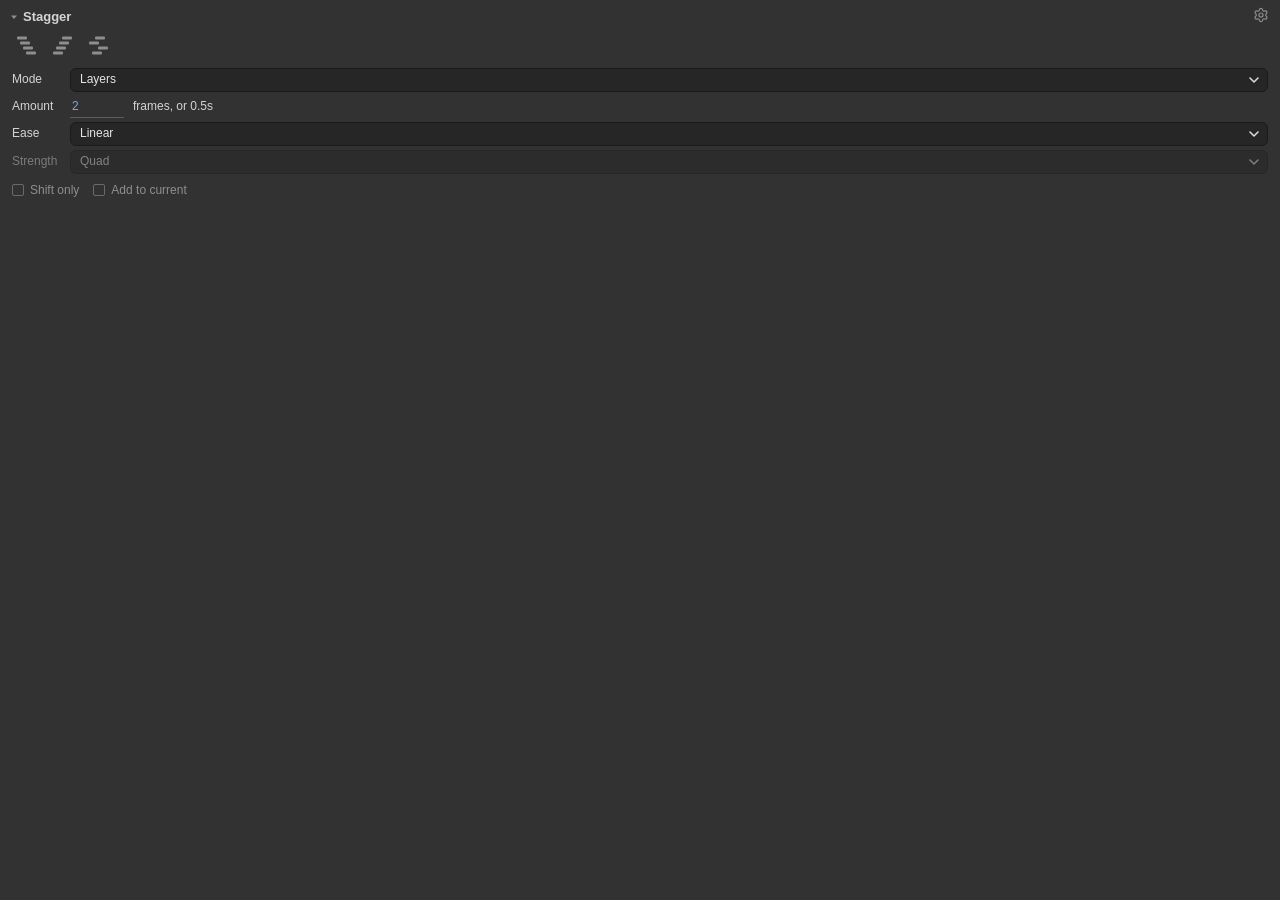
<file: cep/panel-stagger.html>
<!doctype html>
<html>
<head>
  <meta charset="utf-8">
  <title>Cosawerks</title>
  <link rel="stylesheet" href="css/panel.css">
</head>
<body>
  <button id="gear" class="gear" data-tip="Panel settings" aria-label="Panel settings"><svg viewBox="0 0 24 24" class="gl" aria-hidden="true"><path d="M9.671 4.136a2.34 2.34 0 0 1 4.659 0 2.34 2.34 0 0 0 3.319 1.915 2.34 2.34 0 0 1 2.33 4.033 2.34 2.34 0 0 0 0 3.831 2.34 2.34 0 0 1-2.33 4.033 2.34 2.34 0 0 0-3.319 1.915 2.34 2.34 0 0 1-4.659 0 2.34 2.34 0 0 0-3.32-1.915 2.34 2.34 0 0 1-2.33-4.033 2.34 2.34 0 0 0 0-3.831A2.34 2.34 0 0 1 6.35 6.051a2.34 2.34 0 0 0 3.319-1.915"/><circle cx="12" cy="12" r="3"/></svg></button>
  <div id="settings" class="settings" style="display:none">
    <div class="srow"><span class="slabel">Arrange</span><span id="arrange" class="group"></span></div>
    <label class="chk" data-tip="Reopen floating panels at the size you left them"><input type="checkbox" id="remember"><span class="box"></span><span>Remember size</span></label>
    <label class="chk" data-tip="Hide the section titles, collapse arrows and pop-out icons for the most compact panel"><input type="checkbox" id="hide-headers"><span class="box"></span><span>Hide headers</span></label>
    <div id="share-row">
      <div class="slabel">Presets</div>
      <div class="sbtns"><button class="btn" id="share-export" data-tip="Save your arrow presets, Type looks and eases to a file you can share">Export</button><button class="btn" id="share-import" data-tip="Add presets from a file someone shared (same names are replaced)">Import</button></div>
    </div>
    <div id="strip-row" style="display:none">
      <div class="slabel">Buttons</div>
      <div class="sbtns"><button class="btn" id="strip-edit" data-tip="Reorder by dragging; click a button to change or delete it">Edit</button><button class="btn" id="strip-add" data-tip="Make a new button">Add</button></div>
      <button class="link" id="strip-restore" data-tip="Replace all buttons with the ten starter buttons">Restore Defaults</button>
    </div>
    <div id="sections-row">
      <div class="slabel">Show in this panel</div>
      <div id="sections-box" class="secbox"></div>
    </div>
    <div id="cw-version" class="ver"></div>
    <button id="reset" class="link" data-tip="Put the sections back in their default order, expanded, all shown">Reset Layout</button>
  </div>
  <main id="app">
    <div id="sections"></div>
    <div id="status" class="status" aria-live="polite"></div>
    </main>
  <div id="tip" class="tip"></div>
  <script>window.CW_PANEL = "stagger";</script>
  <script src="js/version.js"></script>
  <script src="js/bridge.js"></script>
  <script src="js/prefs.js"></script>
  <script src="js/scrub.js"></script>
  <script src="js/dropdown.js"></script>
  <script src="js/icons.js"></script>
  <script src="js/ease-presets.js"></script>
  <script src="js/arrow-shapes.js"></script>
  <script src="js/glyphs.js"></script>
  <script src="js/strip.js"></script>
  <script src="js/panel.js"></script>
</body>
</html>
</file>
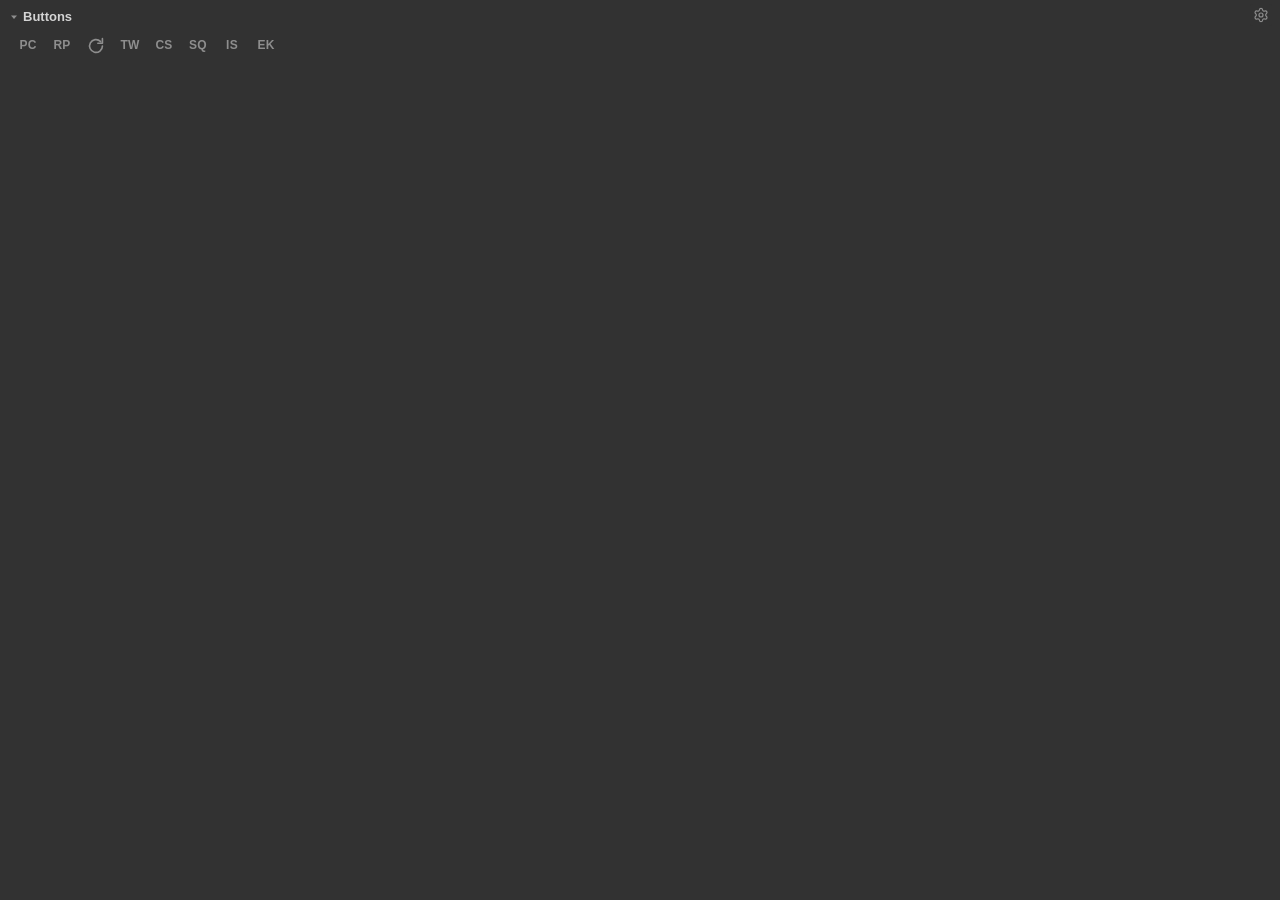
<file: cep/panel-strip.html>
<!doctype html>
<html>
<head>
  <meta charset="utf-8">
  <title>Cosawerks</title>
  <link rel="stylesheet" href="css/panel.css">
</head>
<body>
  <button id="gear" class="gear" data-tip="Panel settings" aria-label="Panel settings"><svg viewBox="0 0 24 24" class="gl" aria-hidden="true"><path d="M9.671 4.136a2.34 2.34 0 0 1 4.659 0 2.34 2.34 0 0 0 3.319 1.915 2.34 2.34 0 0 1 2.33 4.033 2.34 2.34 0 0 0 0 3.831 2.34 2.34 0 0 1-2.33 4.033 2.34 2.34 0 0 0-3.319 1.915 2.34 2.34 0 0 1-4.659 0 2.34 2.34 0 0 0-3.32-1.915 2.34 2.34 0 0 1-2.33-4.033 2.34 2.34 0 0 0 0-3.831A2.34 2.34 0 0 1 6.35 6.051a2.34 2.34 0 0 0 3.319-1.915"/><circle cx="12" cy="12" r="3"/></svg></button>
  <div id="settings" class="settings" style="display:none">
    <div class="srow"><span class="slabel">Arrange</span><span id="arrange" class="group"></span></div>
    <label class="chk" data-tip="Reopen floating panels at the size you left them"><input type="checkbox" id="remember"><span class="box"></span><span>Remember size</span></label>
    <label class="chk" data-tip="Hide the section titles, collapse arrows and pop-out icons for the most compact panel"><input type="checkbox" id="hide-headers"><span class="box"></span><span>Hide headers</span></label>
    <div id="share-row">
      <div class="slabel">Presets</div>
      <div class="sbtns"><button class="btn" id="share-export" data-tip="Save your arrow presets, Type looks and eases to a file you can share">Export</button><button class="btn" id="share-import" data-tip="Add presets from a file someone shared (same names are replaced)">Import</button></div>
    </div>
    <div id="strip-row" style="display:none">
      <div class="slabel">Buttons</div>
      <div class="sbtns"><button class="btn" id="strip-edit" data-tip="Reorder by dragging; click a button to change or delete it">Edit</button><button class="btn" id="strip-add" data-tip="Make a new button">Add</button></div>
      <button class="link" id="strip-restore" data-tip="Replace all buttons with the ten starter buttons">Restore Defaults</button>
    </div>
    <div id="sections-row">
      <div class="slabel">Show in this panel</div>
      <div id="sections-box" class="secbox"></div>
    </div>
    <div id="cw-version" class="ver"></div>
    <button id="reset" class="link" data-tip="Put the sections back in their default order, expanded, all shown">Reset Layout</button>
  </div>
  <main id="app">
    <div id="sections"></div>
    <div id="status" class="status" aria-live="polite"></div>
    </main>
  <div id="tip" class="tip"></div>
  <script>window.CW_PANEL = "strip";</script>
  <script src="js/version.js"></script>
  <script src="js/bridge.js"></script>
  <script src="js/prefs.js"></script>
  <script src="js/scrub.js"></script>
  <script src="js/dropdown.js"></script>
  <script src="js/icons.js"></script>
  <script src="js/ease-presets.js"></script>
  <script src="js/arrow-shapes.js"></script>
  <script src="js/glyphs.js"></script>
  <script src="js/strip.js"></script>
  <script src="js/panel.js"></script>
</body>
</html>
</file>
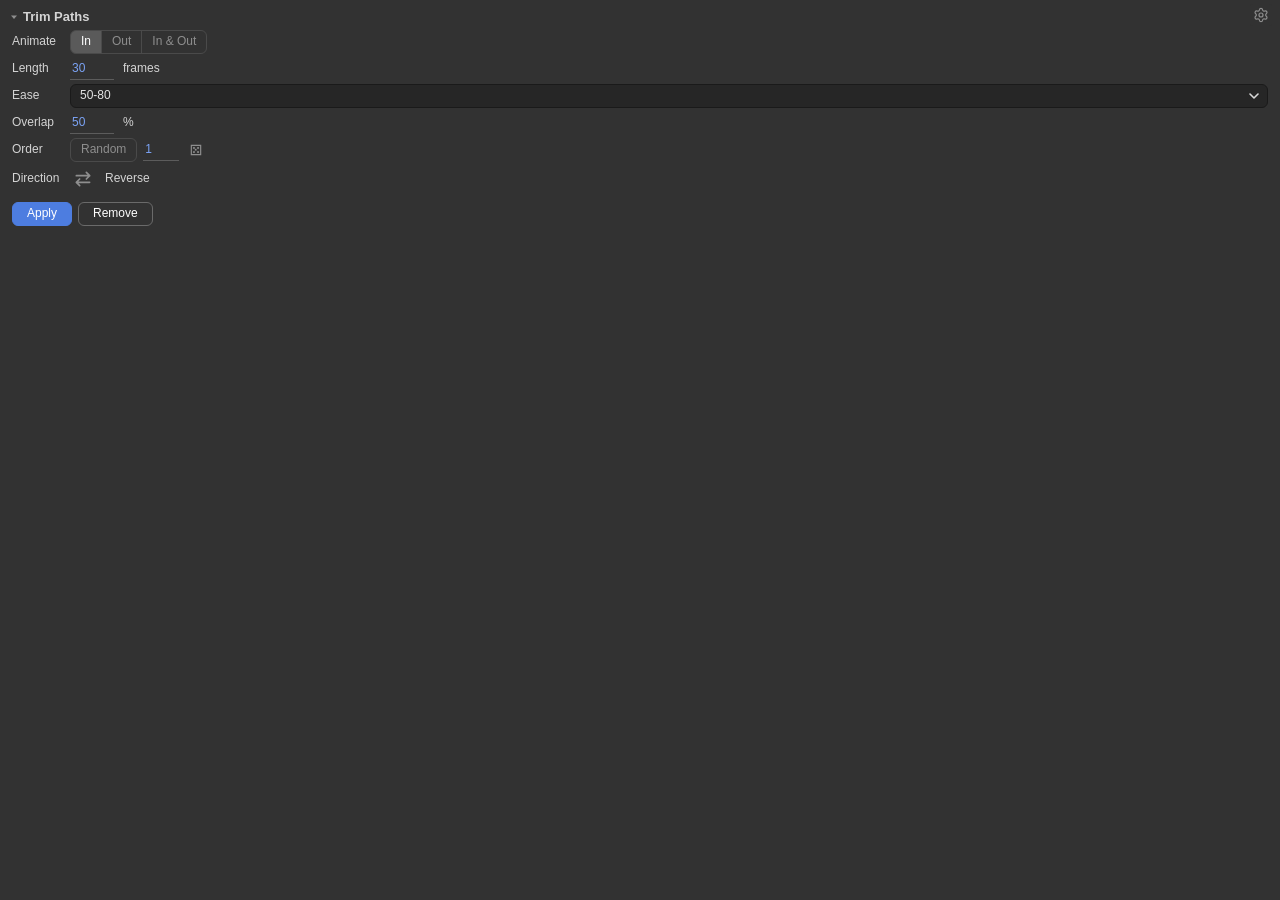
<file: cep/panel-trim.html>
<!doctype html>
<html>
<head>
  <meta charset="utf-8">
  <title>Cosawerks</title>
  <link rel="stylesheet" href="css/panel.css">
</head>
<body>
  <button id="gear" class="gear" data-tip="Panel settings" aria-label="Panel settings"><svg viewBox="0 0 24 24" class="gl" aria-hidden="true"><path d="M9.671 4.136a2.34 2.34 0 0 1 4.659 0 2.34 2.34 0 0 0 3.319 1.915 2.34 2.34 0 0 1 2.33 4.033 2.34 2.34 0 0 0 0 3.831 2.34 2.34 0 0 1-2.33 4.033 2.34 2.34 0 0 0-3.319 1.915 2.34 2.34 0 0 1-4.659 0 2.34 2.34 0 0 0-3.32-1.915 2.34 2.34 0 0 1-2.33-4.033 2.34 2.34 0 0 0 0-3.831A2.34 2.34 0 0 1 6.35 6.051a2.34 2.34 0 0 0 3.319-1.915"/><circle cx="12" cy="12" r="3"/></svg></button>
  <div id="settings" class="settings" style="display:none">
    <div class="srow"><span class="slabel">Arrange</span><span id="arrange" class="group"></span></div>
    <label class="chk" data-tip="Reopen floating panels at the size you left them"><input type="checkbox" id="remember"><span class="box"></span><span>Remember size</span></label>
    <label class="chk" data-tip="Hide the section titles, collapse arrows and pop-out icons for the most compact panel"><input type="checkbox" id="hide-headers"><span class="box"></span><span>Hide headers</span></label>
    <div id="share-row">
      <div class="slabel">Presets</div>
      <div class="sbtns"><button class="btn" id="share-export" data-tip="Save your arrow presets, Type looks and eases to a file you can share">Export</button><button class="btn" id="share-import" data-tip="Add presets from a file someone shared (same names are replaced)">Import</button></div>
    </div>
    <div id="strip-row" style="display:none">
      <div class="slabel">Buttons</div>
      <div class="sbtns"><button class="btn" id="strip-edit" data-tip="Reorder by dragging; click a button to change or delete it">Edit</button><button class="btn" id="strip-add" data-tip="Make a new button">Add</button></div>
      <button class="link" id="strip-restore" data-tip="Replace all buttons with the ten starter buttons">Restore Defaults</button>
    </div>
    <div id="sections-row">
      <div class="slabel">Show in this panel</div>
      <div id="sections-box" class="secbox"></div>
    </div>
    <div id="cw-version" class="ver"></div>
    <button id="reset" class="link" data-tip="Put the sections back in their default order, expanded, all shown">Reset Layout</button>
  </div>
  <main id="app">
    <div id="sections"></div>
    <div id="status" class="status" aria-live="polite"></div>
    </main>
  <div id="tip" class="tip"></div>
  <script>window.CW_PANEL = "trim";</script>
  <script src="js/version.js"></script>
  <script src="js/bridge.js"></script>
  <script src="js/prefs.js"></script>
  <script src="js/scrub.js"></script>
  <script src="js/dropdown.js"></script>
  <script src="js/icons.js"></script>
  <script src="js/ease-presets.js"></script>
  <script src="js/arrow-shapes.js"></script>
  <script src="js/glyphs.js"></script>
  <script src="js/strip.js"></script>
  <script src="js/panel.js"></script>
</body>
</html>
</file>
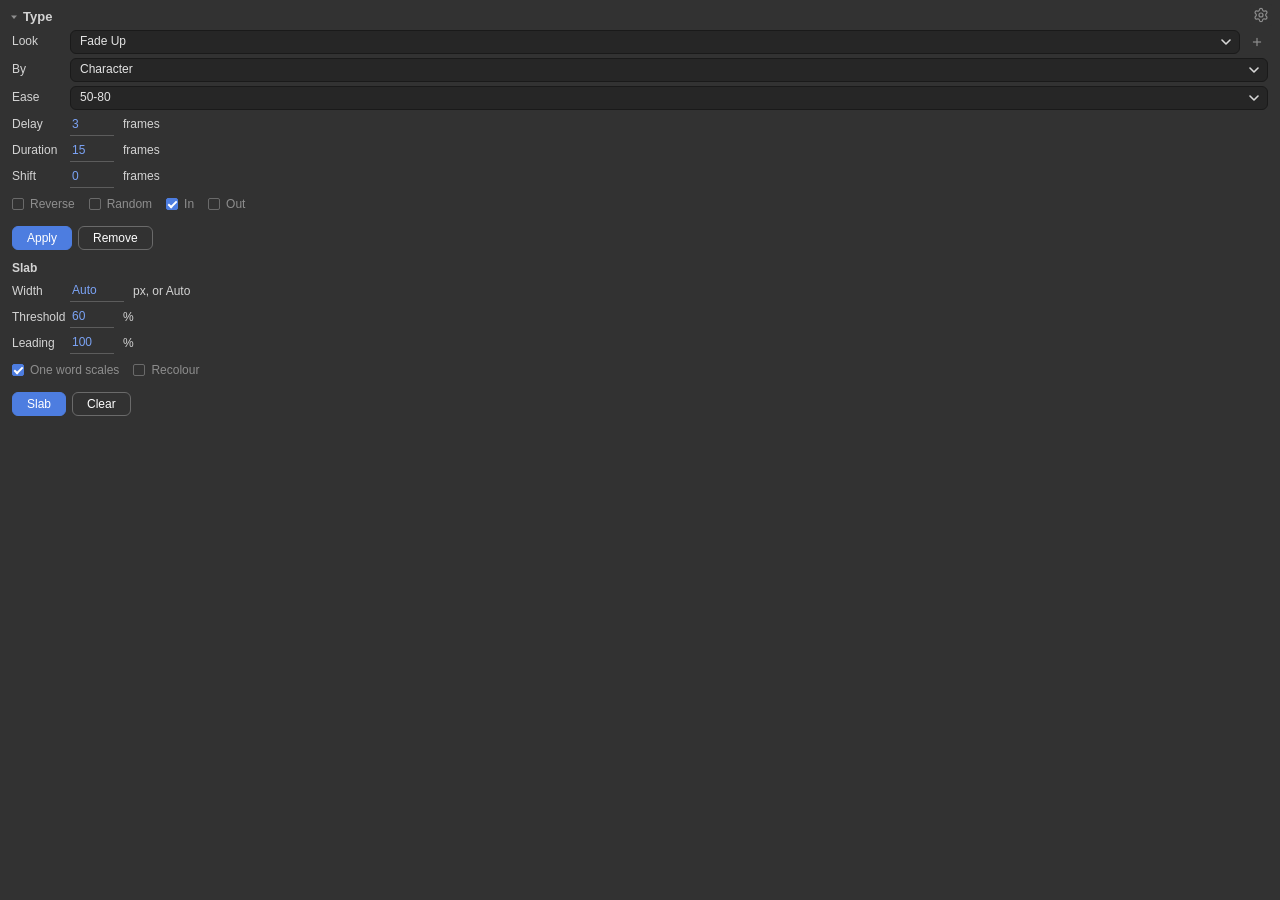
<file: cep/panel-type.html>
<!doctype html>
<html>
<head>
  <meta charset="utf-8">
  <title>Cosawerks</title>
  <link rel="stylesheet" href="css/panel.css">
</head>
<body>
  <button id="gear" class="gear" data-tip="Panel settings" aria-label="Panel settings"><svg viewBox="0 0 24 24" class="gl" aria-hidden="true"><path d="M9.671 4.136a2.34 2.34 0 0 1 4.659 0 2.34 2.34 0 0 0 3.319 1.915 2.34 2.34 0 0 1 2.33 4.033 2.34 2.34 0 0 0 0 3.831 2.34 2.34 0 0 1-2.33 4.033 2.34 2.34 0 0 0-3.319 1.915 2.34 2.34 0 0 1-4.659 0 2.34 2.34 0 0 0-3.32-1.915 2.34 2.34 0 0 1-2.33-4.033 2.34 2.34 0 0 0 0-3.831A2.34 2.34 0 0 1 6.35 6.051a2.34 2.34 0 0 0 3.319-1.915"/><circle cx="12" cy="12" r="3"/></svg></button>
  <div id="settings" class="settings" style="display:none">
    <div class="srow"><span class="slabel">Arrange</span><span id="arrange" class="group"></span></div>
    <label class="chk" data-tip="Reopen floating panels at the size you left them"><input type="checkbox" id="remember"><span class="box"></span><span>Remember size</span></label>
    <label class="chk" data-tip="Hide the section titles, collapse arrows and pop-out icons for the most compact panel"><input type="checkbox" id="hide-headers"><span class="box"></span><span>Hide headers</span></label>
    <div id="share-row">
      <div class="slabel">Presets</div>
      <div class="sbtns"><button class="btn" id="share-export" data-tip="Save your arrow presets, Type looks and eases to a file you can share">Export</button><button class="btn" id="share-import" data-tip="Add presets from a file someone shared (same names are replaced)">Import</button></div>
    </div>
    <div id="strip-row" style="display:none">
      <div class="slabel">Buttons</div>
      <div class="sbtns"><button class="btn" id="strip-edit" data-tip="Reorder by dragging; click a button to change or delete it">Edit</button><button class="btn" id="strip-add" data-tip="Make a new button">Add</button></div>
      <button class="link" id="strip-restore" data-tip="Replace all buttons with the ten starter buttons">Restore Defaults</button>
    </div>
    <div id="sections-row">
      <div class="slabel">Show in this panel</div>
      <div id="sections-box" class="secbox"></div>
    </div>
    <div id="cw-version" class="ver"></div>
    <button id="reset" class="link" data-tip="Put the sections back in their default order, expanded, all shown">Reset Layout</button>
  </div>
  <main id="app">
    <div id="sections"></div>
    <div id="status" class="status" aria-live="polite"></div>
    </main>
  <div id="tip" class="tip"></div>
  <script>window.CW_PANEL = "type";</script>
  <script src="js/version.js"></script>
  <script src="js/bridge.js"></script>
  <script src="js/prefs.js"></script>
  <script src="js/scrub.js"></script>
  <script src="js/dropdown.js"></script>
  <script src="js/icons.js"></script>
  <script src="js/ease-presets.js"></script>
  <script src="js/arrow-shapes.js"></script>
  <script src="js/glyphs.js"></script>
  <script src="js/strip.js"></script>
  <script src="js/panel.js"></script>
</body>
</html>
</file>
<file: cep/css/panel.css>
/* Flat, square-cornered, Spectrum-leaning. Flexbox only, so it ports to UXP.
   Font and background are overwritten at runtime from After Effects' own skin. */
:root {
  --bg: #323232;
  --font: "Adobe Clean", -apple-system, "Helvetica Neue", sans-serif;
  --size: 12px;
  --fg: #8e8e8e;
  --fg-hot: #ffffff;
  --title: #d4d4d4;
  --tile: rgba(255, 255, 255, 0.07);
  --hover: rgba(255, 255, 255, 0.10);
  --on-bg: #1a1a1a;
  --accent: #4d7de0;
}
* { box-sizing: border-box; }
html, body { margin: 0; height: 100%; background: var(--bg); color: var(--fg);
  font: var(--size)/1.35 var(--font); user-select: none; -webkit-user-select: none; }
#app { padding: 8px 12px 8px 12px; }

section { margin-bottom: 14px; position: relative; }

/* Arrangements: v = one column, h = side by side (scroll sideways), w = wrap to the width */
#sections.h, #sections.w { display: flex; align-items: flex-start; gap: 0 20px; }
#sections.h { flex-wrap: nowrap; overflow-x: auto; }
#sections.w { flex-wrap: wrap; }
#sections.h section, #sections.w section { flex: 1 1 var(--sw, 250px); min-width: var(--sw, 250px); }
#sections.h section.fixed, #sections.w section.fixed { flex: 0 0 auto; min-width: 0; }
#sections.h section.drop-before::before, #sections.w section.drop-before::before,
#sections.h section.drop-after::after, #sections.w section.drop-after::after { top: 0; bottom: 0; width: 2px; height: auto; }
#sections.h section.drop-before::before, #sections.w section.drop-before::before { left: -11px; right: auto; }
#sections.h section.drop-after::after, #sections.w section.drop-after::after { right: -11px; left: auto; bottom: 0; }
.sh { display: flex; align-items: center; cursor: default; margin-bottom: 4px; }
.sh h2 { margin: 0; font-size: var(--size); font-weight: 400; color: var(--title); }
.sh .spacer { flex: 1; }
.chev { display: inline-flex; width: 14px; margin-left: -3px; color: var(--fg); }
.chev svg { width: 10px; height: 10px; fill: currentColor; transition: transform 0.1s; }
section.collapsed .chev svg { transform: rotate(-90deg); }
section.collapsed .body { display: none; }
.sh:hover .chev { color: var(--fg-hot); }
section.dragging { opacity: 0.4; }
section.drop-before::before, section.drop-after::after { content: ""; position: absolute; left: 0; right: 0; height: 2px; background: var(--accent); }
section.drop-before::before { top: -8px; }
section.drop-after::after { bottom: -8px; }

.sub { margin: 9px 0 2px; color: var(--title); }
.body > .sub:first-child { margin-top: 2px; }
.groups { display: flex; flex-wrap: wrap; justify-content: flex-start; align-items: center; gap: 1px 10px; }
.group { display: flex; gap: 1px; }
.anchor-grid { display: flex; flex-wrap: wrap; width: 84px; gap: 2px; }

button.ib {
  width: 26px; height: 26px; padding: 0; border: 0; border-radius: 3px; background: transparent; color: var(--fg);
  display: inline-flex; align-items: center; justify-content: center; cursor: default; outline: none;
}
button.ib:hover { background: var(--hover); color: var(--fg-hot); }
button.ib:active { background: var(--on-bg); }
button.ib.on { background: var(--on-bg); color: var(--accent); }
button.ib svg { width: 20px; height: 20px; fill: currentColor; stroke: none; display: block; shape-rendering: geometricPrecision; }
button.pop { width: 20px; height: 20px; opacity: 0; }
button.pop svg { width: 14px; height: 14px; }
.sh:hover button.pop { opacity: 1; }

/* Anchor tiles: filled squares with an accent marker, like a target. */
button.cell { width: 26px; height: 26px; background: var(--tile); border-radius: 2px; }
button.cell:hover { background: var(--hover); }
button.cell:active { background: var(--on-bg); }
button.cell svg { width: 26px; height: 26px; fill: none; shape-rendering: crispEdges; }
button.cell .mk { stroke: #4b9cf5; stroke-width: 2; stroke-linecap: square; fill: none; }
button.cell:hover .mk { stroke: var(--fg-hot); }

.field { display: flex; align-items: center; margin-left: 6px; }
.gap { width: 70px; height: 26px; padding: 0 6px; background: #262626; border: 1px solid #4a4a4a; border-radius: 2px;
  color: #d0d0d0; font: inherit; outline: none; user-select: text; -webkit-user-select: text; }
.gap:focus { border-color: var(--accent); }
.unit { margin-left: 5px; color: var(--fg); }

.status { min-height: 16px; color: var(--fg); white-space: pre-wrap; }
.status.err { color: #e68619; }
.foot { display: flex; align-items: center; margin-top: 8px; }
.foot .spacer { flex: 1; }
.foot-label { margin-right: 6px; color: var(--fg); }
button.ib.small { width: 22px; height: 22px; }
button.ib.small svg { width: 14px; height: 14px; }
.link { margin: 0; padding: 0; border: 0; background: none; color: var(--fg); font: inherit; font-size: 11px; text-decoration: underline; cursor: default; }
.link:hover { color: var(--fg-hot); }

.tip { position: fixed; z-index: 10; display: none; max-width: 220px; padding: 3px 7px; background: #1c1c1c; color: #d8d8d8;
  border: 1px solid #4a4a4a; border-radius: 2px; pointer-events: none; font-size: 11px; }

/* Scrollbars in the panel's own greys, not the system white */
::-webkit-scrollbar { width: 12px; height: 12px; }
::-webkit-scrollbar-track { background: var(--bg); }
::-webkit-scrollbar-thumb { background: rgba(255, 255, 255, 0.18); border-radius: 6px; border: 3px solid var(--bg); }
::-webkit-scrollbar-thumb:hover { background: rgba(255, 255, 255, 0.32); }
::-webkit-scrollbar-corner { background: var(--bg); }
html, body { overflow: auto; }

/* Trim form */
.form { display: flex; align-items: center; gap: 6px; margin: 4px 0; }
.form label { width: 52px; color: var(--fg); }
.num { height: 24px; padding: 0 6px; background: #262626; border: 1px solid #4a4a4a; border-radius: 2px; color: #d0d0d0; font: inherit; outline: none; user-select: text; -webkit-user-select: text; }
.num:focus { border-color: var(--accent); }
.seg { display: flex; flex: 1 1 0; min-width: 0; }
.segbtn { flex: 1 1 0; min-width: 0; min-height: 24px; padding: 2px 4px; line-height: 1.15; text-align: center; background: transparent; color: var(--fg); font: inherit; border: 1px solid #4a4a4a; margin-left: -1px; cursor: default; outline: none; }
.seg .segbtn:first-child { margin-left: 0; border-radius: 2px 0 0 2px; }
.seg .segbtn:last-child { border-radius: 0 2px 2px 0; }
.segbtn.solo { border-radius: 2px; margin-left: 0; }
.segbtn:hover { color: var(--fg-hot); background: var(--hover); }
.segbtn.on { background: var(--on-bg); color: var(--accent); border-color: #4a4a4a; position: relative; z-index: 1; }
.actions { display: flex; gap: 6px; margin-top: 10px; }
.actions .btn { flex: 1 1 0; min-width: 0; }
.btn { min-height: 24px; padding: 2px 10px; line-height: 1.15; background: transparent; color: var(--title); font: inherit; border: 1px solid #6a6a6a; border-radius: 2px; cursor: default; outline: none; }
.btn:hover { background: var(--hover); color: var(--fg-hot); }
.btn.primary { background: var(--accent); border-color: var(--accent); color: #fff; }
.btn.primary:hover { filter: brightness(1.12); }

/* Ease */
.tabs { margin-bottom: 6px; display: inline-flex; }
button.ib.plus { vertical-align: top; }
.tiles { display: flex; flex-wrap: wrap; gap: 2px; margin-top: 2px; }
.tile { position: relative; width: 52px; padding: 3px 0 2px 0; border-radius: 2px; text-align: center; cursor: default; color: var(--fg); }
.tile:hover { background: var(--hover); color: var(--fg-hot); }
.tile:active { background: var(--on-bg); }
.tile .curve { width: 34px; height: 34px; display: block; margin: 0 auto; overflow: visible; fill: currentColor; }
.tile .curve .c { fill: none; stroke: currentColor; stroke-width: 1.6; stroke-linecap: round; }
.tile .curve .h { fill: none; stroke: currentColor; stroke-width: 0.8; opacity: 0.55; }
.tile .nm { display: block; font-size: 10px; margin-top: 1px; overflow: hidden; text-overflow: ellipsis; white-space: nowrap; padding: 0 2px; }
.tile .del { position: absolute; top: 0; right: 0; width: 14px; height: 14px; padding: 0; line-height: 12px; border: 0; background: transparent; color: var(--fg); display: none; cursor: default; }
.tile:hover .del { display: block; }
.tile .del:hover { color: #e68619; }
.hint { color: var(--fg); padding: 4px 0; max-width: 220px; }
.saverow { display: flex; align-items: center; gap: 6px; margin: 4px 0 2px 0; }
.saverow .btn { padding: 0 10px; }

/* Comps */
.pane { margin-top: 2px; }
.checks { display: flex; flex-wrap: wrap; gap: 4px 14px; margin: 4px 0 2px 58px; }
.chk { display: flex; align-items: center; gap: 6px; margin: 4px 0; color: var(--fg); cursor: default; }
.chk input { position: absolute; opacity: 0; width: 0; height: 0; }
.chk .box { width: 12px; height: 12px; border: 1px solid #6a6a6a; border-radius: 2px; background: transparent; flex: none; position: relative; }
.chk:hover .box { border-color: var(--fg-hot); }
.chk input:checked + .box { background: var(--accent); border-color: var(--accent); }
.chk input:checked + .box::after { content: ""; position: absolute; left: 3px; top: 0px; width: 3px; height: 7px; border: solid #fff; border-width: 0 2px 2px 0; transform: rotate(45deg); }
#sections .block > .chk { margin-left: 58px; }
.block > .form + .chk { margin-top: 6px; }

/* Button strip */
.strip { display: flex; flex-wrap: wrap; gap: 2px; }
.stile { width: 32px; height: 32px; border-radius: 3px; display: flex; align-items: center; justify-content: center; color: var(--fg); cursor: default; position: relative; }
.stile:hover { background: var(--hover); color: var(--fg-hot); }
.stile:active { background: var(--on-bg); }
.stile .gl, .gbtn .gl { width: 22px; height: 22px; fill: none; stroke: currentColor; stroke-width: 1.8; stroke-linecap: round; stroke-linejoin: round; display: block; }
.stile .lbl { font-weight: 600; font-size: 12px; letter-spacing: 0.02em; }
.strip.editing .stile { outline: 1px dashed #5a5a5a; outline-offset: -1px; }
.strip.editing .stile.dragging { opacity: 0.4; }
.striptools { display: flex; align-items: center; gap: 6px; margin-top: 8px; }
.striptools .btn { height: 22px; padding: 0 10px; }
.striptools .btn.on { background: var(--on-bg); color: var(--accent); border-color: #4a4a4a; }
.striptools .link { margin-left: auto; }
.ebox { margin-top: 8px; padding: 8px; background: rgba(0, 0, 0, 0.18); border-radius: 3px; }
.ebox .sub { margin: 8px 0 2px; }
.etarget .form label { width: 52px; }
.glyphs { display: flex; flex-wrap: wrap; gap: 2px; margin: 2px 0 4px 0; }
.gbtn { width: 28px; height: 28px; padding: 0; border: 0; border-radius: 3px; background: transparent; color: var(--fg); display: flex; align-items: center; justify-content: center; cursor: default; outline: none; }
.gbtn:hover { background: var(--hover); color: var(--fg-hot); }
.gbtn.on { background: var(--on-bg); color: var(--accent); }
textarea.num { resize: none; font: 11px/1.3 Menlo, monospace; }

/* Icon picker and colour picker */
.ico { display: flex; align-items: center; justify-content: center; width: 22px; height: 22px; }
.cicon { display: block; width: 22px; height: 22px; background-color: currentColor; -webkit-mask-repeat: no-repeat; -webkit-mask-position: center; -webkit-mask-size: contain; }
.cimg { display: block; width: 22px; height: 22px; object-fit: contain; }
.ipreview { display: inline-flex; align-items: center; justify-content: center; width: 32px; height: 32px; border-radius: 3px; background: var(--tile); color: var(--fg); margin-right: 6px; }
.ipreview .lbl { font-weight: 600; font-size: 12px; }
.ipicker { margin: 4px 0 6px 0; padding: 6px; background: rgba(0, 0, 0, 0.22); border-radius: 3px; }
.itabs { margin-bottom: 6px; }
.isearch { width: 100% !important; margin-bottom: 6px; }
.igrid { display: flex; flex-wrap: wrap; gap: 2px; max-height: 168px; overflow-y: auto; }
.igrid .gbtn { position: relative; }
.igrid .idel { position: absolute; top: -1px; right: 1px; display: none; color: var(--fg); font-size: 11px; line-height: 11px; cursor: default; }
.igrid .gbtn:hover .idel { display: block; }
.igrid .idel:hover { color: #e68619; }
.ifoot { display: flex; align-items: center; gap: 8px; margin-top: 6px; color: var(--fg); flex-wrap: wrap; }
.ifoot .btn { height: 22px; padding: 0 10px; }
.colbtn { width: 38px; height: 24px; padding: 0; border: 1px solid #6a6a6a; border-radius: 2px; background: #4b9cf5; cursor: default; outline: none; position: relative; }
.colbtn.none { background: transparent; }
.colbtn.none::after, .swatch.none::after { content: ""; position: absolute; left: 3px; right: 3px; top: 50%; border-top: 2px solid #e0507a; transform: rotate(-20deg); }
.cpop { margin: 4px 0 6px 58px; padding: 8px; width: 186px; background: #1f1f1f; border: 1px solid #4a4a4a; border-radius: 3px; }
.cpsv { display: block; width: 168px; height: 96px; border-radius: 2px; cursor: crosshair; }
.cphue { display: block; width: 168px; height: 12px; margin-top: 8px; border-radius: 2px; cursor: ew-resize; }
.cpsw { display: flex; flex-wrap: wrap; gap: 4px; margin-top: 8px; }
.swatch { width: 18px; height: 18px; padding: 0; border: 1px solid #5a5a5a; border-radius: 2px; cursor: default; outline: none; position: relative; }
.swatch:hover { border-color: #fff; }
.swatch.none { background: transparent; }

.foot .chk.small { margin: 0 12px 0 0; font-size: 11px; }

.secbox { margin: 8px 0 4px 0; padding: 8px; background: rgba(0, 0, 0, 0.22); border-radius: 3px; }
.secbox .sub { margin: 0 0 4px 0; }
.foot .link + .link { margin-left: 10px; }
.foot #sections-btn { margin-right: 10px; }

/* Settings gear and popover */
.gear { position: fixed; top: 4px; right: 8px; z-index: 21; width: 22px; height: 22px; padding: 0; border: 0; border-radius: 3px; background: var(--bg); color: var(--fg); display: flex; align-items: center; justify-content: center; cursor: default; outline: none; }
.gear:hover { background: var(--hover); color: var(--fg-hot); }
.gear.on { background: var(--on-bg); color: var(--accent); }
.gear .gl { width: 16px; height: 16px; fill: none; stroke: currentColor; stroke-width: 1.8; stroke-linecap: round; stroke-linejoin: round; }
.settings { position: fixed; z-index: 20; top: 26px; right: 8px; width: 214px; padding: 10px; background: #1f1f1f; border: 1px solid #4a4a4a; border-radius: 3px; box-shadow: 0 4px 14px rgba(0, 0, 0, 0.45); }
.settings .srow { display: flex; align-items: center; justify-content: space-between; margin-bottom: 6px; }
.settings .slabel { color: var(--title); margin-bottom: 4px; }
.settings .srow .slabel { margin-bottom: 0; }
.settings .chk { margin: 6px 0; }
.settings .secbox { margin: 0 0 4px 0; padding: 0; background: transparent; }
.settings #sections-row { margin-top: 8px; padding-top: 8px; border-top: 1px solid #3a3a3a; }
.settings .link { margin-top: 8px; }
#app { padding-top: 8px; }

section.off { display: none; }

#sections > section.first > .sh { padding-right: 28px; }
.settings #strip-row { margin-bottom: 8px; padding-bottom: 8px; border-bottom: 1px solid #3a3a3a; }
.settings .sbtns { display: flex; gap: 6px; margin-bottom: 2px; }
.settings .sbtns .btn { height: 22px; padding: 0 12px; }
.settings .sbtns .btn.on { background: var(--on-bg); color: var(--accent); border-color: #4a4a4a; }
.settings .top { top: 28px; }

/* Hide headers: just the controls */
#sections.nohead .sh { display: none; }
#sections.nohead section.collapsed .body { display: block; }
#sections.nohead section { margin-bottom: 10px; }
#sections.nohead > section.first { padding-right: 28px; }

/* Arrows */
.heads { display: flex; flex-wrap: wrap; gap: 2px; margin-bottom: 6px; }
.hbtn { width: 34px; height: 30px; padding: 2px 4px; border: 0; border-radius: 3px; background: transparent; color: var(--fg); cursor: default; outline: none; }
.hbtn:hover { background: var(--hover); color: var(--fg-hot); }
.hbtn.on { background: var(--on-bg); color: var(--accent); }
.hbtn svg { width: 100%; height: 100%; display: block; }
.hbtn .hf { fill: currentColor; stroke: none; }
.hbtn .hs { fill: none; stroke: currentColor; stroke-width: 14; stroke-linecap: round; stroke-linejoin: round; }

/* The reverse-direction icon is drawn as strokes */
button.ib svg.cap { fill: none; stroke: none; }
button.ib svg.cap .cl2 { fill: none; stroke: currentColor; stroke-width: 2; stroke-linecap: round; stroke-linejoin: round; }

.tailpick { margin: 2px 0 6px 0; }

/* ---- Properties-panel look -------------------------------------------------------------------------------------------
   Bold headers over a thin divider, plain labels, blue values sitting on a line, rounded-rectangle buttons and dropdowns,
   a lighter grey for the selected button. */
:root { --val: #7ba3f5; --line: #5c5c5c; --btn-on: #5a5a5a; --r: 6px; }
.sh h2, .sub { font-weight: 700; color: var(--title); }
.sh h2 { font-size: calc(var(--size) + 1px); }
.sub { margin: 10px 0 4px; }
#sections:not(.h):not(.w) > section:not(:last-child) { padding-bottom: 12px; border-bottom: 1px solid #222; }
.form label { color: var(--title); }
.unit { color: var(--title); margin-left: 3px; }

.num { height: 22px; padding: 0 2px; background: transparent; border: 0; border-bottom: 1px solid var(--line); border-radius: 0; color: var(--val); cursor: ew-resize; }
.num:hover { border-bottom-color: var(--fg-hot); }
.num:focus { background: #262626; border-bottom-color: var(--val); cursor: text; }
.num.txt, textarea.num { height: 24px; padding: 0 6px; background: #262626; border: 1px solid #4a4a4a; border-radius: var(--r); color: #d8d8d8; cursor: text; }
textarea.num { height: auto; }
.num.txt:focus, textarea.num:focus { border-color: var(--val); }

.btn { border-radius: var(--r); border-color: #6a6a6a; color: var(--fg-hot); }
.btn.primary { color: #fff; }
.seg .segbtn:first-child { border-radius: var(--r) 0 0 var(--r); }
.seg .segbtn:last-child { border-radius: 0 var(--r) var(--r) 0; }
.segbtn.solo { border-radius: var(--r); }
.segbtn.on, button.ib.on, .gbtn.on, .hbtn.on, .striptools .btn.on, .settings .sbtns .btn.on { background: var(--btn-on); color: #fff; }
button.ib, .stile, .gbtn, .hbtn, .tile, button.cell { border-radius: var(--r); }
.colbtn, .swatch { border-radius: var(--r); }

/* dropdown, like the Properties panel's "Solid Color" */
select.dd { height: 24px; min-width: 0; padding: 0 22px 0 9px; background: #262626 url("data:image/svg+xml;utf8,<svg xmlns='http://www.w3.org/2000/svg' width='10' height='6'><path d='M1 1l4 4 4-4' fill='none' stroke='%23d8d8d8' stroke-width='1.6' stroke-linecap='round' stroke-linejoin='round'/></svg>") no-repeat right 8px center;
  border: 1px solid #1a1a1a; border-radius: var(--r); color: #e4e4e4; font: inherit; outline: none; -webkit-appearance: none; appearance: none; cursor: default; }
select.dd:hover { border-color: #5a5a5a; }
select.dd:focus { border-color: var(--val); }
.form select.dd { flex: 1 1 0; }

/* ---- Responsive sizing ------------------------------------------------------------------------------------------------
   Buttons and segments take the width of their label (never clipped, never stretched across the panel); rows wrap onto the next
   line when they run out of room, and text fields share what is left. */
.form { flex-wrap: wrap; row-gap: 3px; }
.form label { flex: none; }
.seg { flex: 0 0 auto; }
.segbtn { flex: 0 0 auto; padding: 2px 10px; white-space: nowrap; }
.btn { min-width: 64px; padding: 2px 14px; white-space: nowrap; }
.actions { flex-wrap: wrap; }
.actions .btn { flex: 0 0 auto; }
.form .num.txt { flex: 1 1 90px; min-width: 60px; max-width: 260px; width: auto !important; }
.form select.dd { flex: 1 1 90px; min-width: 90px; }
.tabs { display: flex; flex-wrap: wrap; row-gap: 3px; }
.btn.mini { min-width: 0; min-height: 22px; padding: 0 10px; margin: 0 0 0 6px; vertical-align: top; }
.saverow .num.txt { flex: 1 1 90px; width: auto !important; }

/* ---- Dropdown (drawn by the page: js/dropdown.js) ---- */
.dd { position: relative; display: flex; align-items: center; height: 24px; min-width: 90px; padding: 0 24px 0 9px; background: #262626 url("data:image/svg+xml;utf8,<svg xmlns='http://www.w3.org/2000/svg' width='10' height='6'><path d='M1 1l4 4 4-4' fill='none' stroke='%23d8d8d8' stroke-width='1.6' stroke-linecap='round' stroke-linejoin='round'/></svg>") no-repeat right 8px center;
  border: 1px solid #1a1a1a; border-radius: var(--r); color: #e4e4e4; cursor: default; outline: none; user-select: none; -webkit-user-select: none; }
.dd:hover { border-color: #5a5a5a; }
.dd:focus, .dd.open { border-color: var(--val); }
.dd .ddl { flex: 1 1 auto; min-width: 0; overflow: hidden; text-overflow: ellipsis; white-space: nowrap; }
.form .dd { flex: 1 1 90px; }
.ddmenu { position: fixed; z-index: 40; overflow-y: auto; padding: 3px 0; background: #1f1f1f; border: 1px solid #4a4a4a; border-radius: var(--r); box-shadow: 0 6px 18px rgba(0, 0, 0, 0.5); color: #e4e4e4; }
.ddi { height: 24px; line-height: 24px; padding: 0 12px; white-space: nowrap; overflow: hidden; text-overflow: ellipsis; cursor: default; }
.ddi:hover { background: var(--accent); color: #fff; }
.ddi.on { color: var(--val); font-weight: 700; }
.ddi.on:hover { color: #fff; }
.ddg { padding: 6px 12px 2px; color: var(--fg); font-weight: 700; font-size: calc(var(--size) - 1px); }
.actions button.ib { width: 30px; height: 30px; }
.actions button.ib svg { width: 24px; height: 24px; }
.ver { margin-top: 8px; color: var(--fg); font-size: calc(var(--size) - 1px); opacity: 0.8; }
</file>
